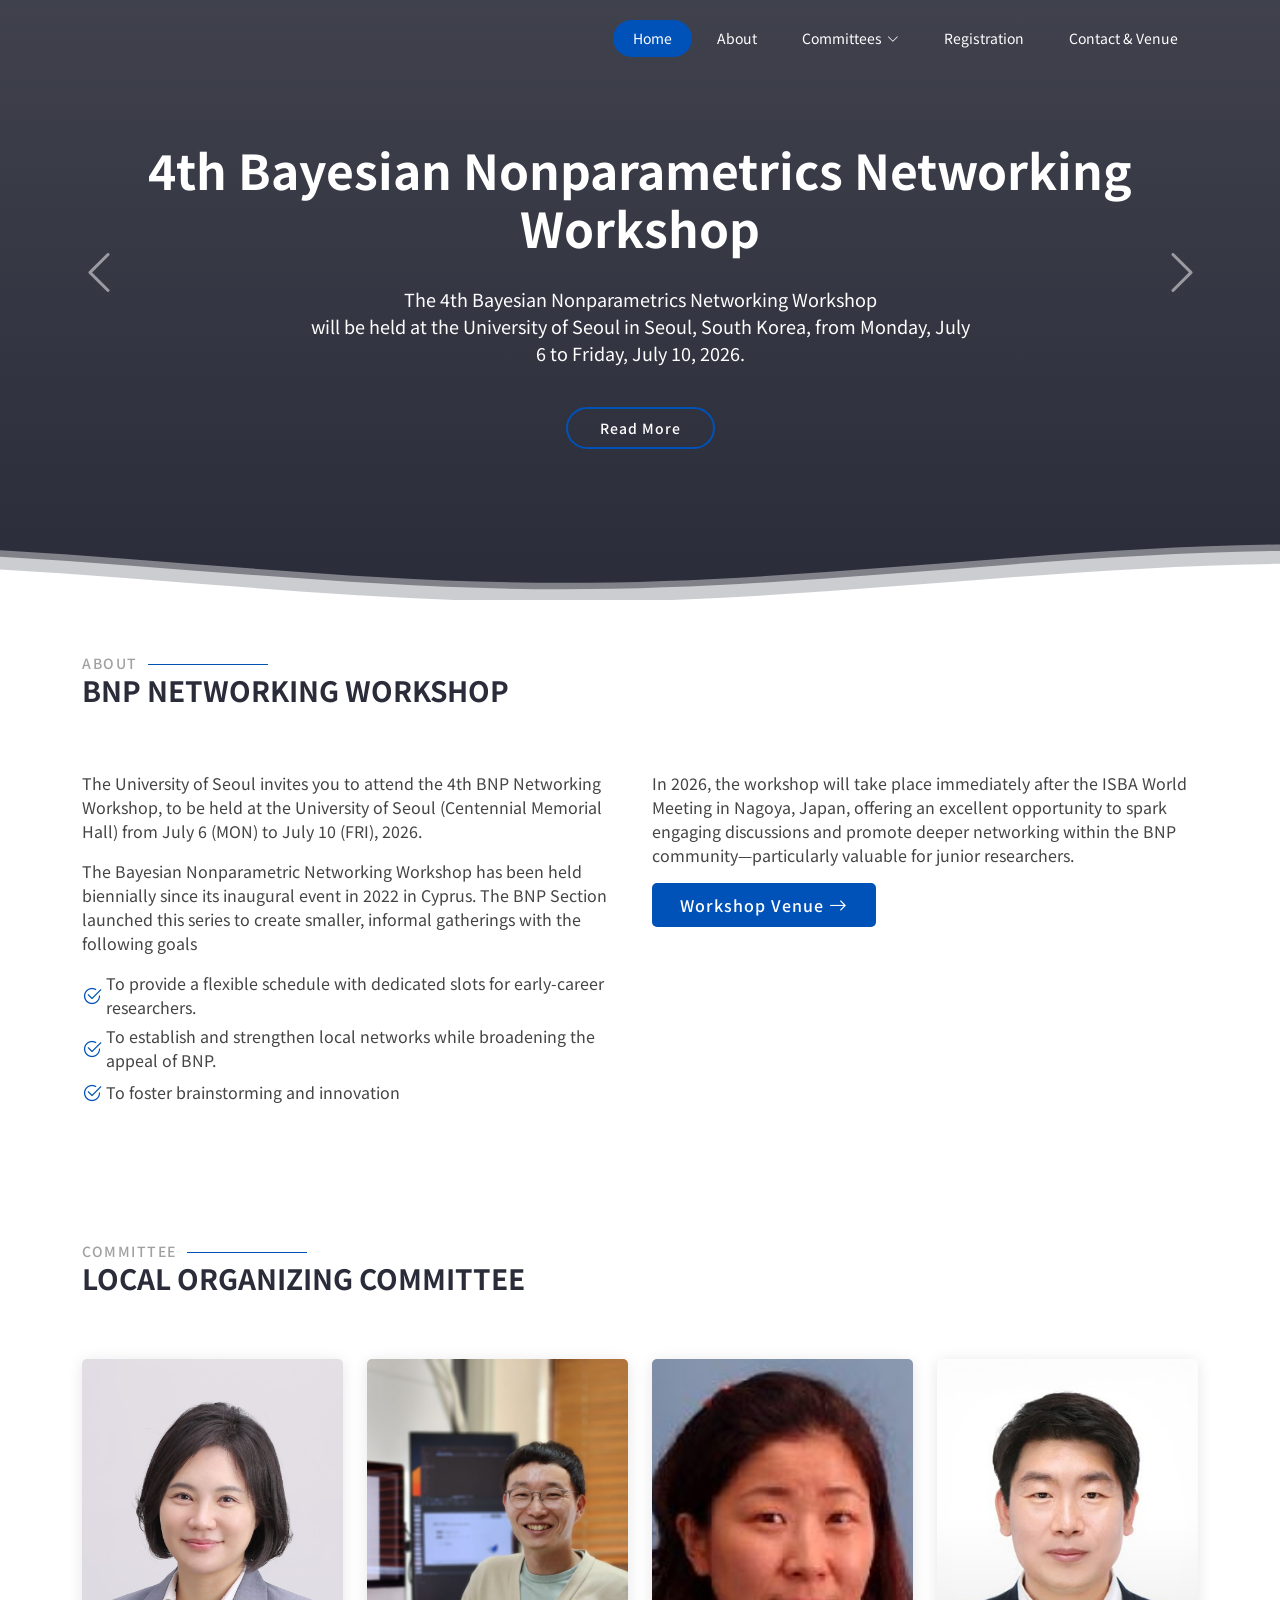
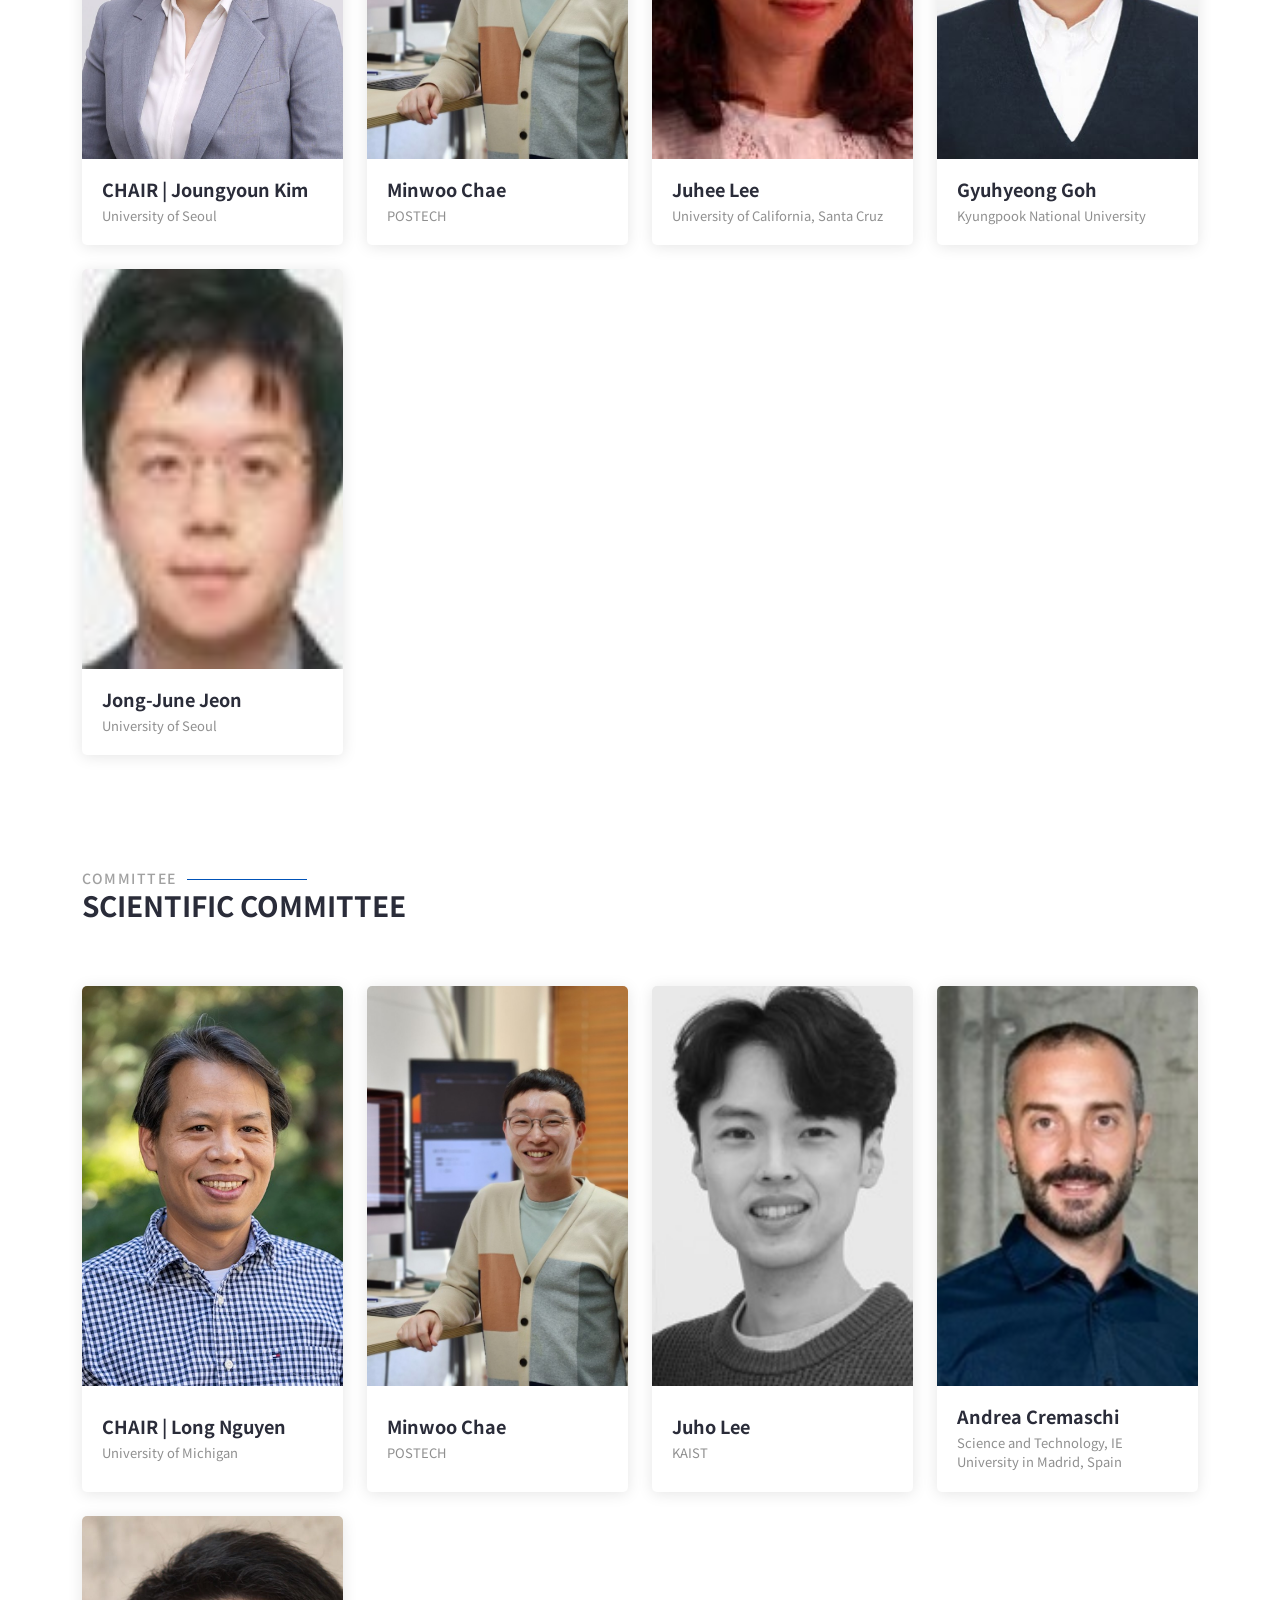
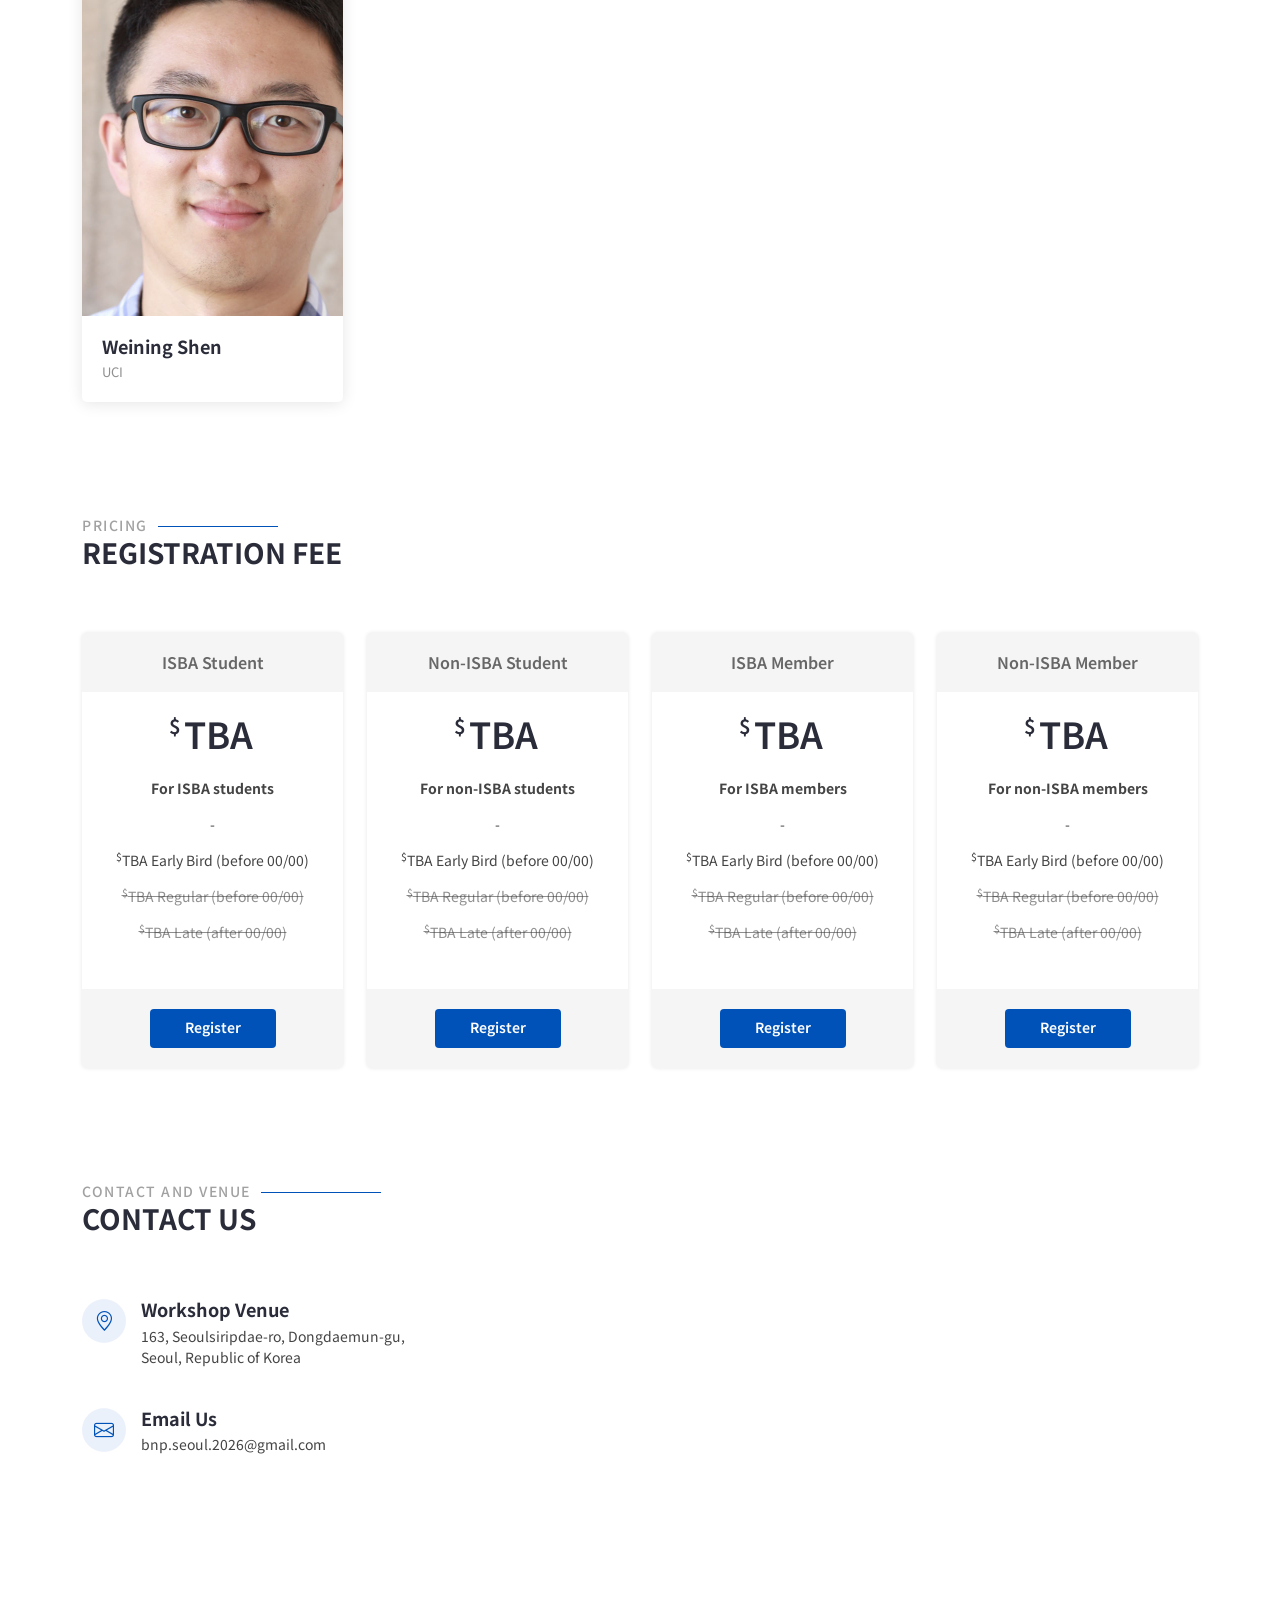
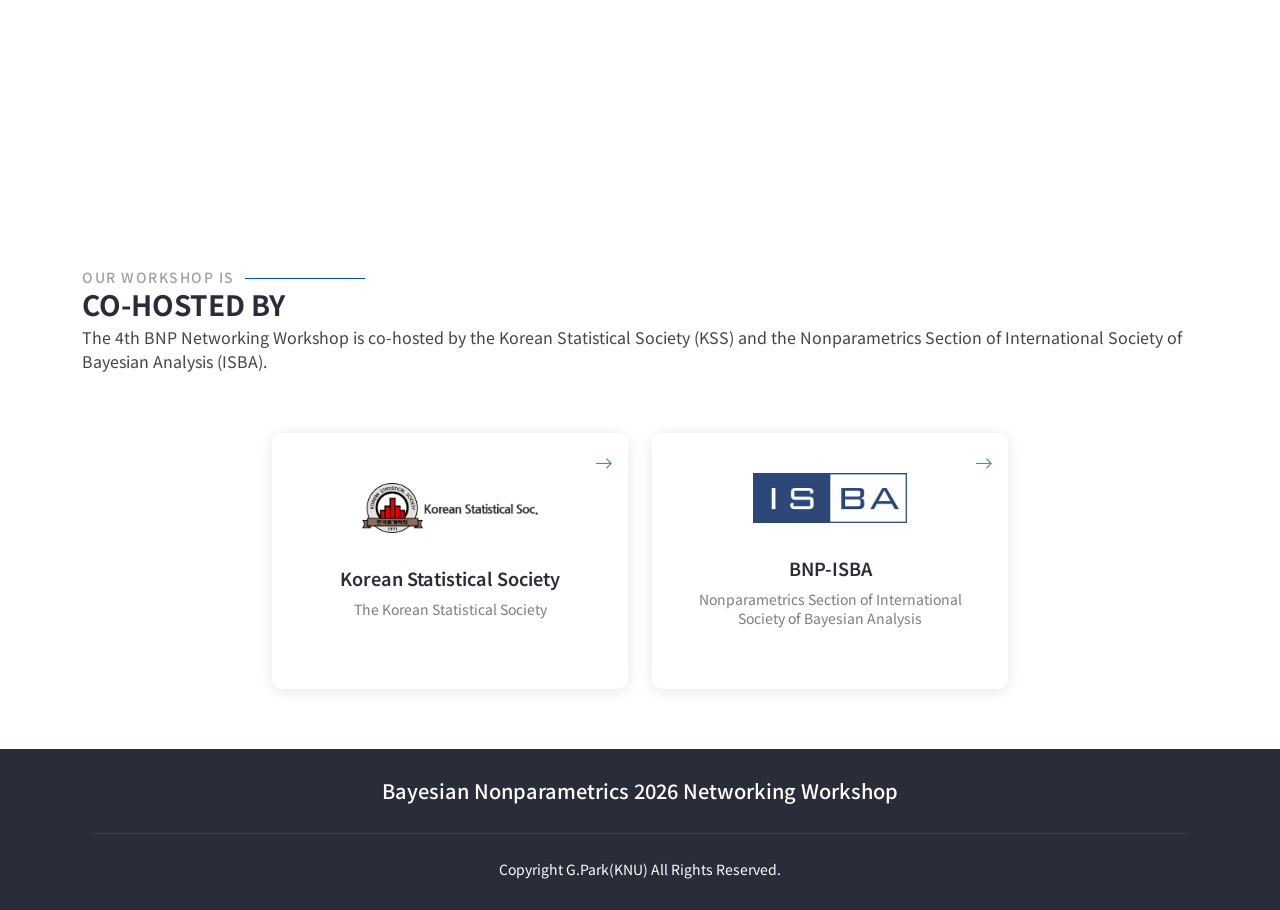
<file: index.html>
<!DOCTYPE html>
<html lang="en">

<head>
  <meta charset="utf-8">
  <meta content="width=device-width, initial-scale=1.0" name="viewport">
  <title>BNP 2026 Networking Workshop</title>

  <!-- Favicons -->
  <!-- 기본 favicon -->
  <link rel="icon" type="image/png" sizes="32x32" href="/assets/img/favicon-32x32.png">
  <link rel="icon" type="image/png" sizes="16x16" href="/assets/img/favicon-16x16.png">
  
  <!-- Apple 터치 아이콘 -->
  <link rel="apple-touch-icon" sizes="180x180" href="/assets/img/apple-touch-icon.png">


  <meta content="BNP 2026-4th Bayesian Nonparametrics Networking Workshop" name="description">
  <meta name="author" content="Gyeongmin Park">
  <meta property="og:description" content="BNP 2026-4th Bayesian Nonparametrics Networking Workshop">
  <meta property="og:locale" content="en_US">
  <meta property="og:title" content="BNP Networking 2026">
  <meta name="og:image:alt" content="BNP Networking 2026">
  <meta property="og:type" content="website">
  <meta name="twitter:card" content="summary">
  <meta name="twitter:title" content="BNP Networking 2026">
  <meta name="twitter:description" content="BNP 2026-4th Bayesian Nonparametrics Networking Workshop">
  <meta name="twitter:image" content="/assets/img/cover_main.png">
  <meta property="og:site_name" content="4th BNP Networking Workshop">
  <meta property="og:image" content="/assets/img/cover_main.png">
  <meta property="og:url" content="https://bnpnetworking2026.github.io">

  <!-- Fonts -->
  <link rel="preconnect" href="https://fonts.googleapis.com">
  <link rel="preconnect" href="https://fonts.gstatic.com" crossorigin>
  <!-- Noto Sans (Latin) + Noto Sans KR (Korean) -->
  <link href="https://fonts.googleapis.com/css2?family=Noto+Sans:wght@100;300;400;500;600;700;800;900&family=Noto+Sans+KR:wght@100;300;400;500;700;900&display=swap" rel="stylesheet">

  <!-- Vendor CSS Files -->
  <link href="assets/vendor/bootstrap/css/bootstrap.min.css" rel="stylesheet">
  <link href="assets/vendor/bootstrap-icons/bootstrap-icons.css" rel="stylesheet">
  <link href="assets/vendor/aos/aos.css" rel="stylesheet">
  <link href="assets/vendor/animate.css/animate.min.css" rel="stylesheet">
  <link href="assets/vendor/glightbox/css/glightbox.min.css" rel="stylesheet">
  <link href="assets/vendor/swiper/swiper-bundle.min.css" rel="stylesheet">

  <!-- Main CSS File -->
  <link href="assets/css/main.css" rel="stylesheet">
</head>

<body class="index-page">

  <header id="header" class="header d-flex align-items-center fixed-top">
    <div class="container-fluid container-xl position-relative d-flex align-items-center justify-content-between">

      <a href="index.html" class="logo d-flex align-items-center">
        <!-- Uncomment the line below if you also wish to use an image logo -->
        <!-- <img src="assets/img/logo.png" alt=""> -->
        <h1 class="sitename"></h1>
      </a>

      <nav id="navmenu" class="navmenu">
        <ul>
          <li><a href="#hero" class="active">Home</a></li>
          <li><a href="#about">About</a></li>
          <li class="dropdown"><a href="#organizing"><span>Committees</span> <i class="bi bi-chevron-down toggle-dropdown"></i></a>
                <ul>
                  <li><a href="#organizing">Organizing Committee</a></li>
                  <li><a href="#scientific">Scientific Committee</a></li>
                </ul>
              </li>
          <li><a href="#pricing">Registration</a></li>
          <li><a href="#contact">Contact & Venue</a></li>
        </ul>
        <i class="mobile-nav-toggle d-xl-none bi bi-list"></i>
      </nav>

    </div>
  </header>

  <main class="main">

    <!-- Hero Section -->
    <section id="hero" class="hero section dark-background">

      <div id="hero-carousel" data-bs-interval="5000" class="container carousel carousel-fade" data-bs-ride="carousel">

        <!-- Slide 1 -->
        <div class="carousel-item active">
          <div class="carousel-container">
            <h2 class="animate__animated animate__fadeInDown">4th Bayesian Nonparametrics Networking Workshop</h2>
            <p class="animate__animated animate__fadeInUp" style="font-size: large;">The 4th Bayesian Nonparametrics Networking Workshop<br> will be held at the University of Seoul in Seoul, South Korea, from Monday, July 6 to Friday, July 10, 2026.</p>
            <a href="#about" class="btn-get-started animate__animated animate__fadeInUp scrollto">Read More</a>
          </div>
        </div>

      

        <a class="carousel-control-prev" href="#hero-carousel" role="button" data-bs-slide="prev">
          <span class="carousel-control-prev-icon bi bi-chevron-left" aria-hidden="true"></span>
        </a>

        <a class="carousel-control-next" href="#hero-carousel" role="button" data-bs-slide="next">
          <span class="carousel-control-next-icon bi bi-chevron-right" aria-hidden="true"></span>
        </a>

      </div>

      <svg class="hero-waves" xmlns="http://www.w3.org/2000/svg" xmlns:xlink="http://www.w3.org/1999/xlink" viewBox="0 24 150 28 " preserveAspectRatio="none">
        <defs>
          <path id="wave-path" d="M-160 44c30 0 58-18 88-18s 58 18 88 18 58-18 88-18 58 18 88 18 v44h-352z"></path>
        </defs>
        <g class="wave1">
          <use xlink:href="#wave-path" x="50" y="3"></use>
        </g>
        <g class="wave2">
          <use xlink:href="#wave-path" x="50" y="0"></use>
        </g>
        <g class="wave3">
          <use xlink:href="#wave-path" x="50" y="9"></use>
        </g>
      </svg>

    </section><!-- /Hero Section -->

    <!-- About Section -->
    <section id="about" class="about section">

      <!-- Section Title -->
      <div class="container section-title" data-aos="fade-up">
        <h2>About</h2>
        <p>BNP Networking Workshop</p>
      </div><!-- End Section Title -->

      <div class="container">

        <div class="row gy-4">

          <div class="col-lg-6 content" data-aos="fade-up" data-aos-delay="100">
            <p>The University of Seoul invites you to attend the 4th BNP Networking Workshop, to be held at the University of Seoul (Centennial Memorial Hall) from July 6 (MON) to July 10 (FRI), 2026.</p>
            <p>
              The Bayesian Nonparametric Networking Workshop has been held biennially since its inaugural event in 2022 in Cyprus. The BNP Section launched this series to create smaller, informal gatherings with the following goals
            </p>
            <ul>
              <li><i class="bi bi-check2-circle"></i> <span>To provide a flexible schedule with dedicated slots for early-career researchers.</span></li>
              <li><i class="bi bi-check2-circle"></i> <span>To establish and strengthen local networks while broadening the appeal of BNP.</span></li>
              <li><i class="bi bi-check2-circle"></i> <span>To foster brainstorming and innovation</span></li>
            </ul>
          </div>

          <div class="col-lg-6" data-aos="fade-up" data-aos-delay="200">
            <p>In 2026, the workshop will take place immediately after the ISBA World Meeting in Nagoya, Japan, offering an excellent opportunity to spark engaging discussions and promote deeper networking within the BNP community—particularly valuable for junior researchers. </p>
            <a href="#contact" class="read-more"><span>Workshop Venue</span><i class="bi bi-arrow-right"></i></a>
          </div>

        </div>

      </div>

    </section><!-- /About Section -->

    <!-- Team Section -->
    <section id="organizing" class="team section">

      <!-- Section Title -->
      <div class="container section-title" data-aos="fade-up">
        <h2>Committee</h2>
        <p>Local Organizing Committee</p>
      </div><!-- End Section Title -->

      <div class="container">

        <div class="row gy-4">

          <div class="col-lg-3 col-md-6 d-flex align-items-stretch" data-aos="fade-up" data-aos-delay="100">
            <div class="team-member" style="width: 100%; display: flex; flex-direction: column;">
              <div class="member-img" style="height: 400px; overflow: hidden; flex-shrink: 0;">
                <img src="assets/img/team/joungyoun-kim.jpg" alt="" style="width: 100%; height: 100%; object-fit: cover; object-position: center;">
              </div>
              <div class="member-info" style="flex: 1; display: flex; flex-direction: column; justify-content: center; padding: 20px;">
                <h4>CHAIR | Joungyoun Kim</h4>
                <span>University of Seoul</span>
              </div>
            </div>
          </div><!-- End Team Member -->

          <div class="col-lg-3 col-md-6 d-flex align-items-stretch" data-aos="fade-up" data-aos-delay="200">
            <div class="team-member" style="width: 100%; display: flex; flex-direction: column;">
              <div class="member-img" style="height: 400px; overflow: hidden; flex-shrink: 0;">
                <img src="assets/img/team/minwoo-chae.jpg" alt="" style="width: 100%; height: 100%; object-fit: cover; object-position: center;">
              </div>
              <div class="member-info" style="flex: 1; display: flex; flex-direction: column; justify-content: center; padding: 20px;">
                <h4>Minwoo Chae</h4>
                <span>POSTECH</span>
              </div>
            </div>
          </div><!-- End Team Member -->
          
          <div class="col-lg-3 col-md-6 d-flex align-items-stretch" data-aos="fade-up" data-aos-delay="400">
            <div class="team-member" style="width: 100%; display: flex; flex-direction: column;">
              <div class="member-img" style="height: 400px; overflow: hidden; flex-shrink: 0;">
                <img src="assets/img/team/juhee-lee.jpg" alt="" style="width: 100%; height: 100%; object-fit: cover; object-position: center;">
              </div>
              <div class="member-info" style="flex: 1; display: flex; flex-direction: column; justify-content: center; padding: 20px;">
                <h4>Juhee Lee</h4>
                <span>University of California, Santa Cruz</span>
              </div>
            </div>
          </div><!-- End Team Member -->

          <div class="col-lg-3 col-md-6 d-flex align-items-stretch" data-aos="fade-up" data-aos-delay="300">
            <div class="team-member" style="width: 100%; display: flex; flex-direction: column;">
              <div class="member-img" style="height: 400px; overflow: hidden; flex-shrink: 0;">
                <img src="assets/img/team/gyuhyeong-goh.jpg" alt="" style="width: 100%; height: 100%; object-fit: cover; object-position: center;">
              </div>
              <div class="member-info" style="flex: 1; display: flex; flex-direction: column; justify-content: center; padding: 20px;">
                <h4>Gyuhyeong Goh</h4>
                <span>Kyungpook National University</span>
              </div>
            </div>
          </div><!-- End Team Member -->

          <div class="col-lg-3 col-md-6 d-flex align-items-stretch" data-aos="fade-up" data-aos-delay="300">
            <div class="team-member" style="width: 100%; display: flex; flex-direction: column;">
              <div class="member-img" style="height: 400px; overflow: hidden; flex-shrink: 0;">
                <img src="assets/img/team/jong-june-jeon.jpg" alt="" style="width: 100%; height: 100%; object-fit: cover; object-position: center;">
              </div>
              <div class="member-info" style="flex: 1; display: flex; flex-direction: column; justify-content: center; padding: 20px;">
                <h4>Jong-June Jeon</h4>
                <span>University of Seoul</span>
              </div>
            </div>
          </div><!-- End Team Member -->
        </div>

      </div>

    </section><!-- /Team Section -->

    <!-- Team Section -->
    <section id="scientific" class="team section">

      <!-- Section Title -->
      <div class="container section-title" data-aos="fade-up">
        <h2>Committee</h2>
        <p>Scientific Committee</p>
      </div><!-- End Section Title -->

      <div class="container">

        <div class="row gy-4">

          <div class="col-lg-3 col-md-6 d-flex align-items-stretch" data-aos="fade-up" data-aos-delay="100">
            <div class="team-member" style="width: 100%; display: flex; flex-direction: column;">
              <div class="member-img" style="height: 400px; overflow: hidden; flex-shrink: 0;">
                <img src="assets/img/team/long-nguyen.jpg" alt="" style="width: 100%; height: 100%; object-fit: cover; object-position: center;">
              </div>
              <div class="member-info" style="flex: 1; display: flex; flex-direction: column; justify-content: center; padding: 20px;">
                <h4>CHAIR | Long Nguyen</h4>
                <span>University of Michigan</span>
              </div>
            </div>
          </div><!-- End Team Member -->

          <div class="col-lg-3 col-md-6 d-flex align-items-stretch" data-aos="fade-up" data-aos-delay="200">
            <div class="team-member" style="width: 100%; display: flex; flex-direction: column;">
              <div class="member-img" style="height: 400px; overflow: hidden; flex-shrink: 0;">
                <img src="assets/img/team/minwoo-chae.jpg" alt="" style="width: 100%; height: 100%; object-fit: cover; object-position: center;">
              </div>
              <div class="member-info" style="flex: 1; display: flex; flex-direction: column; justify-content: center; padding: 20px;">
                <h4>Minwoo Chae</h4>
                <span>POSTECH</span>
              </div>
            </div>
          </div><!-- End Team Member -->

          <div class="col-lg-3 col-md-6 d-flex align-items-stretch" data-aos="fade-up" data-aos-delay="300">
            <div class="team-member" style="width: 100%; display: flex; flex-direction: column;">
              <div class="member-img" style="height: 400px; overflow: hidden; flex-shrink: 0;">
                <img src="assets/img/team/juho-lee.jpg" alt="" style="width: 100%; height: 100%; object-fit: cover; object-position: center;">
              </div>
              <div class="member-info" style="flex: 1; display: flex; flex-direction: column; justify-content: center; padding: 20px;">
                <h4>Juho Lee</h4>
                <span>KAIST</span>
              </div>
            </div>
          </div><!-- End Team Member -->

          <div class="col-lg-3 col-md-6 d-flex align-items-stretch" data-aos="fade-up" data-aos-delay="300">
            <div class="team-member" style="width: 100%; display: flex; flex-direction: column;">
              <div class="member-img" style="height: 400px; overflow: hidden; flex-shrink: 0;">
                <img src="assets/img/team/andrea-cremaschi.jpg" alt="" style="width: 100%; height: 100%; object-fit: cover; object-position: center;">
              </div>
              <div class="member-info" style="flex: 1; display: flex; flex-direction: column; justify-content: center; padding: 20px;">
                <h4>Andrea Cremaschi</h4>
                <span>Science and Technology, IE University in Madrid, Spain</span>
              </div>
            </div>
          </div><!-- End Team Member -->

          <div class="col-lg-3 col-md-6 d-flex align-items-stretch" data-aos="fade-up" data-aos-delay="400">
            <div class="team-member" style="width: 100%; display: flex; flex-direction: column;">
              <div class="member-img" style="height: 400px; overflow: hidden; flex-shrink: 0;">
                <img src="assets/img/team/weining-shen.jpg" alt="" style="width: 100%; height: 100%; object-fit: cover; object-position: center;">
              </div>
              <div class="member-info" style="flex: 1; display: flex; flex-direction: column; justify-content: center; padding: 20px;">
                <h4>Weining Shen</h4>
                <span>UCI</span>
              </div>
            </div>
          </div><!-- End Team Member -->
        </div>

      </div>

    </section><!-- /Team Section -->


    <!-- Pricing Section -->
    <section id="pricing" class="pricing section">

      <!-- Section Title -->
      <div class="container section-title" data-aos="fade-up">
        <h2>Pricing</h2>
        <p>Registration Fee</p>
      </div><!-- End Section Title -->

      <div class="container">

        <div class="row gy-3">

          <div class="col-xl-3 col-lg-6" data-aos="fade-up" data-aos-delay="100">
            <div class="pricing-item">
              <h3>ISBA Student</h3>
              <h4><sup>$</sup>TBA</h4>
              <ul>
                <li><strong>For ISBA students</strong></li>
                <li>-</li>
                <li><sup>$</sup>TBA Early Bird (before 00/00)</li>
                <li class="na"><sup>$</sup>TBA Regular (before 00/00)</li>
                <li class="na"><sup>$</sup>TBA Late (after 00/00)</li>
              </ul>
              <div class="btn-wrap">
                <a href="#" class="btn-buy">Register</a>
              </div>
            </div>
          </div><!-- End Pricing Item -->

          <div class="col-xl-3 col-lg-6" data-aos="fade-up" data-aos-delay="200">
            <div class="pricing-item">
              <h3>Non-ISBA Student</h3>
              <h4><sup>$</sup>TBA</h4>
              <ul>
                <li><strong>For non-ISBA students</strong></li>
                <li>-</li>
                <li><sup>$</sup>TBA Early Bird (before 00/00)</li>
                <li class="na"><sup>$</sup>TBA Regular (before 00/00)</li>
                <li class="na"><sup>$</sup>TBA Late (after 00/00)</li>
              </ul>
              <div class="btn-wrap">
                <a href="#" class="btn-buy">Register</a>
              </div>
            </div>
          </div><!-- End Pricing Item -->

          <div class="col-xl-3 col-lg-6" data-aos="fade-up" data-aos-delay="400">
            <div class="pricing-item">
              <h3>ISBA Member</h3>
              <h4><sup>$</sup>TBA</h4>
              <ul>
                <li><strong>For ISBA members</strong></li>
                <li>-</li>
                <li><sup>$</sup>TBA Early Bird (before 00/00)</li>
                <li class="na"><sup>$</sup>TBA Regular (before 00/00)</li>
                <li class="na"><sup>$</sup>TBA Late (after 00/00)</li>
              </ul>
              <div class="btn-wrap">
                <a href="#" class="btn-buy">Register</a>
              </div>
            </div>
          </div><!-- End Pricing Item -->

          <div class="col-xl-3 col-lg-6" data-aos="fade-up" data-aos-delay="400">
            <div class="pricing-item">
              <h3>Non-ISBA Member</h3>
              <h4><sup>$</sup>TBA</h4>
              <ul>
                <li><strong>For non-ISBA members</strong></li>
                <li>-</li>
                <li><sup>$</sup>TBA Early Bird (before 00/00)</li>
                <li class="na"><sup>$</sup>TBA Regular (before 00/00)</li>
                <li class="na"><sup>$</sup>TBA Late (after 00/00)</li>
              </ul>
              <div class="btn-wrap">
                <a href="#" class="btn-buy">Register</a>
              </div>
            </div>
          </div><!-- End Pricing Item -->

        </div>

      </div>

    </section><!-- /Pricing Section -->

    <!-- Contact Section -->
    <section id="contact" class="contact section">

      <!-- Section Title -->
      <div class="container section-title" data-aos="fade-up">
        <h2>Contact and Venue</h2>
        <p>Contact Us</p>
      </div><!-- End Section Title -->

      <div class="container" data-aos="fade" data-aos-delay="100">

        <div class="row gy-4">

          <div class="col-lg-4">
            <div class="info-item d-flex" data-aos="fade-up" data-aos-delay="200">
              <i class="bi bi-geo-alt flex-shrink-0"></i>
              <div>
                <h3>Workshop Venue</h3>
                <p>163, Seoulsiripdae-ro, Dongdaemun-gu, Seoul, Republic of Korea</p>
              </div>
            </div><!-- End Info Item -->

            <div class="info-item d-flex" data-aos="fade-up" data-aos-delay="400">
              <i class="bi bi-envelope flex-shrink-0"></i>
              <div>
                <h3>Email Us</h3>
                <p>bnp.seoul.2026@gmail.com</p>
              </div>
            </div><!-- End Info Item -->

          </div>

          <div class="col-lg-8">
<iframe src="https://www.google.com/maps/embed?pb=!1m18!1m12!1m3!1d6323.767815295463!2d127.04711830103302!3d37.58135130346861!2m3!1f0!2f0!3f0!3m2!1i1024!2i768!4f13.1!3m3!1m2!1s0x357cbbefda90e80b%3A0x3499cc07d2b4d6f3!2sUOS%20The%20Centennial%20Memorial%20Hall!5e0!3m2!1sen!2skr!4v1756088450716!5m2!1sen!2skr" width="100%" height="450" style="border:0;" allowfullscreen="" loading="lazy" referrerpolicy="no-referrer-when-downgrade"></iframe>          </div><!-- End Contact Form -->

        </div>

      </div>

    </section><!-- /Contact Section -->

    <!-- Sponsors Section -->
    <section id="sponsors" class="sponsors section">

      <!-- Section Title -->
      <div class="container section-title" data-aos="fade-up">
        <h2>Our Workshop is</h2>
        <p>Co-hosted by</p>
        <span>The 4th BNP Networking Workshop is co-hosted by the Korean Statistical Society (KSS) and the Nonparametrics Section of International Society of Bayesian Analysis (ISBA).</span>
      </div><!-- End Section Title -->

      <div class="container">

        <div class="row gy-4 justify-content-center">

          <div class="col-lg-4 col-md-6 d-flex align-items-center justify-content-center" data-aos="fade-up" data-aos-delay="100">
            <div class="sponsor-item">
              <img src="assets/img/sponsors/kss-logo.png" alt="Korean Statistical Society" class="sponsor-logo">
              <h4>Korean Statistical Society</h4>
              <p>The Korean Statistical Society</p>
              <a href="https://eng.kss.or.kr" target="_blank" class="sponsor-link">
                <i class="bi bi-arrow-right"></i>
              </a>
            </div>
          </div><!-- End Sponsor Item -->

          <div class="col-lg-4 col-md-6 d-flex align-items-center justify-content-center" data-aos="fade-up" data-aos-delay="200">
            <div class="sponsor-item">
              <img src="assets/img/sponsors/bnp-isba-logo.png" alt="BNP-ISBA" class="sponsor-logo">
              <h4>BNP-ISBA</h4>
              <p>Nonparametrics Section of International Society of Bayesian Analysis</p>
              <a href="https://bnp-isba.github.io" target="_blank" class="sponsor-link">
                <i class="bi bi-arrow-right"></i>
              </a>
            </div>
          </div><!-- End Sponsor Item -->

          <!-- 추가 스폰서가 있을 경우를 위한 예시 -->
          <!-- 
          <div class="col-lg-4 col-md-6 d-flex align-items-center justify-content-center" data-aos="fade-up" data-aos-delay="300">
            <div class="sponsor-item">
              <img src="assets/img/sponsors/sponsor3-logo.png" alt="Sponsor 3" class="sponsor-logo">
              <h4>Sponsor Name</h4>
              <p>Sponsor Description</p>
              <a href="https://sponsor-website.com" target="_blank" class="sponsor-link">
                <i class="bi bi-arrow-right"></i>
              </a>
            </div>
          </div>
          -->

        </div>

      </div>

    </section><!-- /Sponsors Section -->


  </main>

  <footer id="footer" class="footer dark-background">
    <div class="container">
      <h5 class="sitename">Bayesian Nonparametrics 2026 Networking Workshop</h5>
      <p></p>
      <div class="container">
        <div class="copyright">
          <span>Copyright G.Park(KNU) All Rights Reserved</span>.
        </div>
      </div>
    </div>
  </footer>

  <!-- Scroll Top -->
  <a href="#" id="scroll-top" class="scroll-top d-flex align-items-center justify-content-center"><i class="bi bi-arrow-up-short"></i></a>

  <!-- Preloader -->
  <div id="preloader"></div>

  <!-- Vendor JS Files -->
  <script src="assets/vendor/bootstrap/js/bootstrap.bundle.min.js"></script>
  <script src="assets/vendor/php-email-form/validate.js"></script>
  <script src="assets/vendor/aos/aos.js"></script>
  <script src="assets/vendor/glightbox/js/glightbox.min.js"></script>
  <script src="assets/vendor/imagesloaded/imagesloaded.pkgd.min.js"></script>
  <script src="assets/vendor/isotope-layout/isotope.pkgd.min.js"></script>
  <script src="assets/vendor/swiper/swiper-bundle.min.js"></script>

  <!-- Main JS File -->
  <script src="assets/js/main.js"></script>

</body>

</html>
</file>
<file: assets/css/main.css>
/**
* Template Name: Selecao
* Template URL: https://bootstrapmade.com/selecao-bootstrap-template/
* Updated: Aug 07 2024 with Bootstrap v5.3.3
* Author: BootstrapMade.com
* License: https://bootstrapmade.com/license/
*/

/*--------------------------------------------------------------
# Font & Color Variables
# Help: https://bootstrapmade.com/color-system/
--------------------------------------------------------------*/
/* Fonts */
/* Noto Sans (Korean) 적용 */
@import url("https://fonts.googleapis.com/css2?family=Noto+Sans+KR:wght@400;500;600;700&display=swap");

:root {
  --default-font: "Noto Sans KR", "Noto Sans", system-ui, -apple-system, "Segoe UI", "Helvetica Neue", Arial, sans-serif;
  --heading-font: "Noto Sans KR", "Noto Sans", sans-serif;
  --nav-font: "Noto Sans KR", "Noto Sans", sans-serif;
}

/* Global Colors - The following color variables are used throughout the website. Updating them here will change the color scheme of the entire website */
:root { 
  --background-color: #ffffff; /* Background color for the entire website, including individual sections */
  --default-color: #444444; /* Default color used for the majority of the text content across the entire website */
  --heading-color: #2a2c39; /* Color for headings, subheadings and title throughout the website */
  --accent-color: #0052B8; /* Accent color that represents your brand on the website. It's used for buttons, links, and other elements that need to stand out */
  --surface-color: #ffffff; /* The surface color is used as a background of boxed elements within sections, such as cards, icon boxes, or other elements that require a visual separation from the global background. */
  --contrast-color: #ffffff; /* Contrast color for text, ensuring readability against backgrounds of accent, heading, or default colors. */
}

/* Nav Menu Colors - The following color variables are used specifically for the navigation menu. They are separate from the global colors to allow for more customization options */
:root {
  --nav-color: #ffffff;  /* The default color of the main navmenu links */
  --nav-hover-color: #0052B8; /* Applied to main navmenu links when they are hovered over or active */
  --nav-mobile-background-color: #ffffff; /* Used as the background color for mobile navigation menu */
  --nav-dropdown-background-color: #ffffff; /* Used as the background color for dropdown items that appear when hovering over primary navigation items */
  --nav-dropdown-color: #060606; /* Used for navigation links of the dropdown items in the navigation menu. */
  --nav-dropdown-hover-color: #0052B8; /* Similar to --nav-hover-color, this color is applied to dropdown navigation links when they are hovered over. */
}

/* Color Presets - These classes override global colors when applied to any section or element, providing reuse of the sam color scheme. */

.light-background {
  --background-color: #f9f9f9;
  --surface-color: #ffffff;
}

.dark-background {
  --background-color: #2a2c39;
  --default-color: #ffffff;
  --heading-color: #ffffff;
  --surface-color: #404356;
  --contrast-color: #ffffff;
}

/* Smooth scroll */
:root {
  scroll-behavior: smooth;
}

/*--------------------------------------------------------------
# General Styling & Shared Classes
--------------------------------------------------------------*/
body {
  color: var(--default-color);
  background-color: var(--background-color);
  font-family: var(--default-font);
}

a {
  color: var(--accent-color);
  text-decoration: none;
  transition: 0.3s;
}

a:hover {
  color: color-mix(in srgb, var(--accent-color), transparent 25%);
  text-decoration: none;
}

h1,
h2,
h3,
h4,
h5,
h6 {
  color: var(--heading-color);
  font-family: var(--heading-font);
}

/* PHP Email Form Messages
------------------------------*/
.php-email-form .error-message {
  display: none;
  background: #df1529;
  color: #ffffff;
  text-align: left;
  padding: 15px;
  margin-bottom: 24px;
  font-weight: 600;
}

.php-email-form .sent-message {
  display: none;
  color: #ffffff;
  background: #059652;
  text-align: center;
  padding: 15px;
  margin-bottom: 24px;
  font-weight: 600;
}

.php-email-form .loading {
  display: none;
  background: var(--surface-color);
  text-align: center;
  padding: 15px;
  margin-bottom: 24px;
}

.php-email-form .loading:before {
  content: "";
  display: inline-block;
  border-radius: 50%;
  width: 24px;
  height: 24px;
  margin: 0 10px -6px 0;
  border: 3px solid var(--accent-color);
  border-top-color: var(--surface-color);
  animation: php-email-form-loading 1s linear infinite;
}

@keyframes php-email-form-loading {
  0% {
    transform: rotate(0deg);
  }

  100% {
    transform: rotate(360deg);
  }
}

/*--------------------------------------------------------------
# Global Header
--------------------------------------------------------------*/
.header {
  --background-color: rgba(255, 255, 255, 0);
  --heading-color: #ffffff;
  color: var(--default-color);
  background-color: var(--background-color);
  padding: 20px 0;
  transition: all 0.5s;
  z-index: 997;
}

.header .logo {
  line-height: 1;
}

.header .logo img {
  max-height: 32px;
  margin-right: 8px;
}

.header .logo h1 {
  font-size: 30px;
  margin: 0;
  font-weight: 700;
  color: var(--heading-color);
}

.scrolled .header {
  box-shadow: 0px 0 18px rgba(0, 0, 0, 0.1);
}

/* Global Header on Scroll
------------------------------*/
.scrolled .header {
  --background-color: rgba(42, 44, 57, 0.9);
}

/*--------------------------------------------------------------
# Navigation Menu
--------------------------------------------------------------*/
/* Navmenu - Desktop */
@media (min-width: 1200px) {
  .navmenu {
    padding: 0;
  }

  .navmenu ul {
    margin: 0;
    padding: 0;
    display: flex;
    list-style: none;
    align-items: center;
  }

  .navmenu li {
    position: relative;
    margin-left: 5px;
  }

  .navmenu a,
  .navmenu a:focus {
    color: var(--nav-color);
    padding: 8px 20px;
    font-size: 14px;
    font-family: var(--nav-font);
    font-weight: 400;
    display: flex;
    align-items: center;
    justify-content: space-between;
    white-space: nowrap;
    transition: 0.3s;
    border-radius: 50px;
  }

  .navmenu a i,
  .navmenu a:focus i {
    font-size: 12px;
    line-height: 0;
    margin-left: 5px;
    transition: 0.3s;
  }

  .navmenu li:hover>a,
  .navmenu .active,
  .navmenu .active:focus {
    background-color: var(--nav-hover-color);
  }

  .navmenu .dropdown ul {
    margin: 0;
    padding: 10px 0;
    background: var(--nav-dropdown-background-color);
    display: block;
    position: absolute;
    visibility: hidden;
    left: 0;
    top: 130%;
    opacity: 0;
    transition: 0.3s;
    border-radius: 15px;
    z-index: 99;
    box-shadow: 0px 0px 30px rgba(0, 0, 0, 0.1);
  }

  .navmenu .dropdown ul li {
    min-width: 200px;
    margin-left: 0;
  }

  .navmenu .dropdown ul a {
    padding: 10px 20px;
    font-size: 15px;
    text-transform: none;
    color: var(--nav-dropdown-color);
  }

  .navmenu .dropdown ul a i {
    font-size: 12px;
  }

  .navmenu .dropdown ul a:hover,
  .navmenu .dropdown ul .active:hover,
  .navmenu .dropdown ul li:hover>a {
    background-color: transparent;
    color: var(--nav-hover-color);
  }

  .navmenu .dropdown:hover>ul {
    opacity: 1;
    top: 105%;
    visibility: visible;
  }

  .navmenu .dropdown .dropdown ul {
    top: 0;
    left: -90%;
    visibility: hidden;
  }

  .navmenu .dropdown .dropdown:hover>ul {
    opacity: 1;
    top: 0;
    left: -100%;
    visibility: visible;
  }
}

/* Navmenu - Mobile */
@media (max-width: 1199px) {
  .mobile-nav-toggle {
    color: var(--nav-color);
    font-size: 28px;
    line-height: 0;
    margin-right: 10px;
    cursor: pointer;
    transition: color 0.3s;
  }

  .navmenu {
    padding: 0;
    z-index: 9997;
  }

  .navmenu ul {
    display: none;
    list-style: none;
    position: absolute;
    inset: 60px 20px 20px 20px;
    padding: 10px 0;
    margin: 0;
    border-radius: 6px;
    background-color: var(--nav-mobile-background-color);
    overflow-y: auto;
    transition: 0.3s;
    z-index: 9998;
    box-shadow: 0px 0px 30px rgba(0, 0, 0, 0.1);
  }

  .navmenu a,
  .navmenu a:focus {
    color: var(--nav-dropdown-color);
    padding: 10px 20px;
    font-family: var(--nav-font);
    font-size: 17px;
    font-weight: 500;
    display: flex;
    align-items: center;
    justify-content: space-between;
    white-space: nowrap;
    transition: 0.3s;
  }

  .navmenu a i,
  .navmenu a:focus i {
    font-size: 12px;
    line-height: 0;
    margin-left: 5px;
    width: 30px;
    height: 30px;
    display: flex;
    align-items: center;
    justify-content: center;
    border-radius: 50%;
    transition: 0.3s;
    background-color: color-mix(in srgb, var(--accent-color), transparent 90%);
  }

  .navmenu a i:hover,
  .navmenu a:focus i:hover {
    background-color: var(--accent-color);
    color: var(--contrast-color);
  }

  .navmenu a:hover,
  .navmenu .active,
  .navmenu .active:focus {
    color: var(--nav-dropdown-hover-color);
  }

  .navmenu .active i,
  .navmenu .active:focus i {
    background-color: var(--accent-color);
    color: var(--contrast-color);
    transform: rotate(180deg);
  }

  .navmenu .dropdown ul {
    position: static;
    display: none;
    z-index: 99;
    padding: 10px 0;
    margin: 10px 20px;
    background-color: var(--nav-dropdown-background-color);
    border: 1px solid color-mix(in srgb, var(--default-color), transparent 90%);
    box-shadow: none;
    transition: all 0.5s ease-in-out;
  }

  .navmenu .dropdown ul ul {
    background-color: rgba(33, 37, 41, 0.1);
  }

  .navmenu .dropdown>.dropdown-active {
    display: block;
    background-color: rgba(33, 37, 41, 0.03);
  }

  .mobile-nav-active {
    overflow: hidden;
  }

  .mobile-nav-active .mobile-nav-toggle {
    color: #fff;
    position: absolute;
    font-size: 32px;
    top: 15px;
    right: 15px;
    margin-right: 0;
    z-index: 9999;
  }

  .mobile-nav-active .navmenu {
    position: fixed;
    overflow: hidden;
    inset: 0;
    background: rgba(33, 37, 41, 0.8);
    transition: 0.3s;
  }

  .mobile-nav-active .navmenu>ul {
    display: block;
  }
}

/*--------------------------------------------------------------
# Global Footer
--------------------------------------------------------------*/
.footer {
  color: var(--default-color);
  background-color: var(--background-color);
  font-size: 14px;
  text-align: center;
  padding: 30px 0;
  position: relative;
}

.footer h3 {
  font-size: 36px;
  font-weight: 700;
  position: relative;
  padding: 0;
  margin: 0 0 15px 0;
}

.footer p {
  font-size: 15;
  font-style: italic;
  padding: 0;
  margin: 0 0 30px 0;
}

.footer .social-links {
  margin: 0 0 30px 0;
}

.footer .social-links a {
  font-size: 16px;
  display: flex;
  align-items: center;
  justify-content: center;
  background: var(--accent-color);
  color: var(--contrast-color);
  line-height: 1;
  margin: 0 4px;
  border-radius: 50%;
  text-align: center;
  width: 36px;
  height: 36px;
  transition: 0.3s;
}

.footer .social-links a:hover {
  background: color-mix(in srgb, var(--accent-color), transparent 20%);
  text-decoration: none;
}

.footer .copyright {
  padding-top: 25px;
  border-top: 1px solid color-mix(in srgb, var(--default-color), transparent 90%);
}

.footer .credits {
  font-size: 13px;
  padding-top: 5px;
}

/*--------------------------------------------------------------
# Preloader
--------------------------------------------------------------*/
#preloader {
  position: fixed;
  inset: 0;
  z-index: 9999;
  overflow: hidden;
  background-color: var(--background-color);
  transition: all 0.6s ease-out;
  width: 100%;
  height: 100vh;
}

#preloader:before,
#preloader:after {
  content: "";
  position: absolute;
  border: 4px solid var(--accent-color);
  border-radius: 50%;
  animation: animate-preloader 2s cubic-bezier(0, 0.2, 0.8, 1) infinite;
}

#preloader:after {
  animation-delay: -0.5s;
}

@keyframes animate-preloader {
  0% {
    width: 10px;
    height: 10px;
    top: calc(50% - 5px);
    left: calc(50% - 5px);
    opacity: 1;
  }

  100% {
    width: 72px;
    height: 72px;
    top: calc(50% - 36px);
    left: calc(50% - 36px);
    opacity: 0;
  }
}

/*--------------------------------------------------------------
# Scroll Top Button
--------------------------------------------------------------*/
.scroll-top {
  position: fixed;
  visibility: hidden;
  opacity: 0;
  right: 15px;
  bottom: -15px;
  z-index: 99999;
  background-color: var(--accent-color);
  width: 44px;
  height: 44px;
  border-radius: 50px;
  transition: all 0.4s;
}

.scroll-top i {
  font-size: 24px;
  color: var(--contrast-color);
  line-height: 0;
}

.scroll-top:hover {
  background-color: color-mix(in srgb, var(--accent-color), transparent 20%);
  color: var(--contrast-color);
}

.scroll-top.active {
  visibility: visible;
  opacity: 1;
  bottom: 15px;
}

/*--------------------------------------------------------------
# Disable aos animation delay on mobile devices
--------------------------------------------------------------*/
@media screen and (max-width: 768px) {
  [data-aos-delay] {
    transition-delay: 0 !important;
  }
}

/*--------------------------------------------------------------
# Global Page Titles & Breadcrumbs
--------------------------------------------------------------*/
.page-title {
  color: var(--default-color);
  background-color: var(--background-color);
  background-size: cover;
  background-position: center;
  background-repeat: no-repeat;
  padding: 160px 0 80px 0;
  text-align: center;
  position: relative;
}

.page-title:before {
  content: "";
  background-color: color-mix(in srgb, var(--background-color), transparent 50%);
  position: absolute;
  inset: 0;
}

.page-title h1 {
  font-size: 42px;
  font-weight: 700;
  margin-bottom: 10px;
}

.page-title .breadcrumbs ol {
  display: flex;
  flex-wrap: wrap;
  list-style: none;
  justify-content: center;
  padding: 0;
  margin: 0;
  font-size: 16px;
  font-weight: 400;
}

.page-title .breadcrumbs ol li+li {
  padding-left: 10px;
}

.page-title .breadcrumbs ol li+li::before {
  content: "/";
  display: inline-block;
  padding-right: 10px;
  color: color-mix(in srgb, var(--default-color), transparent 50%);
}

/*--------------------------------------------------------------
# Global Sections
--------------------------------------------------------------*/
section,
.section {
  color: var(--default-color);
  background-color: var(--background-color);
  padding: 60px 0;
  scroll-margin-top: 77px;
  overflow: clip;
}

/*--------------------------------------------------------------
# Global Section Titles
--------------------------------------------------------------*/
.section-title {
  padding-bottom: 60px;
  position: relative;
}

.section-title h2 {
  font-size: 14px;
  font-weight: 500;
  padding: 0;
  line-height: 1px;
  margin: 0;
  letter-spacing: 1.5px;
  text-transform: uppercase;
  color: color-mix(in srgb, var(--default-color), transparent 50%);
  position: relative;
}

.section-title h2::after {
  content: "";
  width: 120px;
  height: 1px;
  display: inline-block;
  background: var(--accent-color);
  margin: 4px 10px;
}

.section-title p {
  color: var(--heading-color);
  margin: 0;
  font-size: 28px;
  font-weight: 700;
  text-transform: uppercase;
  font-family: var(--heading-font);
}

/*--------------------------------------------------------------
# Hero Section
--------------------------------------------------------------*/
.hero {
  width: 100%;
  overflow: hidden;
  position: relative;
  background: linear-gradient(0deg, var(--background-color) 0%, color-mix(in srgb, var(--background-color) 90%, white 10%) 100%);
  padding: 0;
  display: flex;
  flex-direction: column;
  justify-content: end;
  align-items: center;
}

.hero .carousel-container {
  display: flex;
  justify-content: center;
  align-items: center;
  flex-direction: column;
  text-align: center;
  position: relative;
  min-height: 60vh;
  padding-top: 60px;
}

.hero h2 {
  margin-bottom: 30px;
  font-size: 48px;
  font-weight: 700;
}

.hero h2 span {
  text-decoration: underline;
}

.hero p {
  max-width: 80%;
  animation-delay: 0.4s;
  margin: 0 auto 30px auto;
}

.hero .carousel-control-prev,
.hero .carousel-control-next {
  width: 10%;
}

.hero .carousel-control-next-icon,
.hero .carousel-control-prev-icon {
  background: none;
  font-size: 48px;
  line-height: 1;
  width: auto;
  height: auto;
}

.hero .btn-get-started {
  font-weight: 500;
  font-size: 14px;
  letter-spacing: 1px;
  display: inline-block;
  padding: 12px 32px;
  border-radius: 50px;
  transition: 0.5s;
  line-height: 1;
  margin: 10px;
  animation-delay: 0.8s;
  color: var(--default-color);
  border: 2px solid var(--accent-color);
}

.hero .btn-get-started:hover {
  background: var(--accent-color);
  color: var(--contrast-color);
  text-decoration: none;
}

@media (min-width: 1024px) {
  .hero p {
    max-width: 60%;
  }

  .hero .carousel-control-prev,
  .hero .carousel-control-next {
    width: 5%;
  }
}

@media (max-width: 768px) {
  .hero .carousel-container {
    min-height: 70vh;
  }

  .hero h2 {
    font-size: 28px;
  }
}

.hero .hero-waves {
  display: block;
  width: 100%;
  height: 60px;
  position: relative;
}

.hero .wave1 use {
  animation: move-forever1 10s linear infinite;
  animation-delay: -2s;
  fill: var(--default-color);
  opacity: 0.6;
}

.hero .wave2 use {
  animation: move-forever2 8s linear infinite;
  animation-delay: -2s;
  fill: var(--default-color);
  opacity: 0.4;
}

.hero .wave3 use {
  animation: move-forever3 6s linear infinite;
  animation-delay: -2s;
  fill: var(--default-color);
}

@keyframes move-forever1 {
  0% {
    transform: translate(85px, 0%);
  }

  100% {
    transform: translate(-90px, 0%);
  }
}

@keyframes move-forever2 {
  0% {
    transform: translate(-90px, 0%);
  }

  100% {
    transform: translate(85px, 0%);
  }
}

@keyframes move-forever3 {
  0% {
    transform: translate(-90px, 0%);
  }

  100% {
    transform: translate(85px, 0%);
  }
}

/*--------------------------------------------------------------
# About Section
--------------------------------------------------------------*/
.about ul {
  list-style: none;
  padding: 0;
}

.about ul li {
  padding-bottom: 5px;
  display: flex;
  align-items: center;
}

.about ul i {
  font-size: 20px;
  padding-right: 4px;
  color: var(--accent-color);
}

.about .read-more {
  background: var(--accent-color);
  color: var(--contrast-color);
  font-family: var(--heading-font);
  font-weight: 500;
  font-size: 16px;
  letter-spacing: 1px;
  padding: 10px 28px;
  border-radius: 5px;
  transition: 0.3s;
  display: inline-flex;
  align-items: center;
  justify-content: center;
}

.about .read-more i {
  font-size: 18px;
  margin-left: 5px;
  line-height: 0;
  transition: 0.3s;
}

.about .read-more:hover {
  background: color-mix(in srgb, var(--accent-color), transparent 20%);
}

.about .read-more:hover i {
  transform: translate(5px, 0);
}

/*--------------------------------------------------------------
# Features Section
--------------------------------------------------------------*/
.features .nav-tabs {
  border: 0;
}

.features .nav-link {
  background-color: var(--surface-color);
  color: var(--heading-color);
  border: 1px solid color-mix(in srgb, var(--default-color), transparent 85%);
  padding: 15px 20px;
  transition: 0.3s;
  border-radius: 0;
  display: flex;
  align-items: center;
  justify-content: center;
  cursor: pointer;
  height: 100%;
}

.features .nav-link i {
  padding-right: 15px;
  font-size: 48px;
}

.features .nav-link h4 {
  font-size: 18px;
  font-weight: 600;
  margin: 0;
}

.features .nav-link:hover {
  color: var(--accent-color);
  border-color: var(--accent-color);
}

.features .nav-link.active {
  background: var(--accent-color);
  color: var(--contrast-color);
  border-color: var(--accent-color);
}

.features .nav-link.active h4 {
  color: var(--contrast-color);
}

@media (max-width: 768px) {
  .features .nav-link i {
    padding: 0;
    line-height: 1;
    font-size: 36px;
  }
}

@media (max-width: 575px) {
  .features .nav-link {
    padding: 15px;
  }

  .features .nav-link i {
    font-size: 24px;
  }
}

.features .tab-content {
  margin-top: 30px;
}

.features .tab-pane h3 {
  color: var(--heading-color);
  font-weight: 700;
  font-size: 26px;
}

.features .tab-pane ul {
  list-style: none;
  padding: 0;
}

.features .tab-pane ul li {
  padding-bottom: 10px;
}

.features .tab-pane ul i {
  font-size: 20px;
  padding-right: 4px;
  color: var(--accent-color);
}

.features .tab-pane p:last-child {
  margin-bottom: 0;
}

/*--------------------------------------------------------------
# Call To Action Section
--------------------------------------------------------------*/
.call-to-action {
  padding: 80px 0;
  position: relative;
  clip-path: inset(0);
}

.call-to-action .container {
  position: relative;
  z-index: 3;
}

.call-to-action h3 {
  color: var(--default-color);
  font-size: 28px;
  font-weight: 700;
}

.call-to-action p {
  color: var(--default-color);
}

.call-to-action .cta-btn {
  font-family: var(--heading-font);
  font-weight: 500;
  font-size: 16px;
  letter-spacing: 1px;
  display: inline-block;
  padding: 12px 40px;
  border-radius: 50px;
  transition: 0.5s;
  margin: 10px;
  background: var(--accent-color);
  color: var(--contrast-color);
}

.call-to-action .cta-btn:hover {
  background: color-mix(in srgb, var(--accent-color) 90%, white 15%);
}

/*--------------------------------------------------------------
# Services Section
--------------------------------------------------------------*/
.services .service-item {
  background-color: var(--surface-color);
  box-shadow: 0 5px 30px 0 rgba(0, 0, 0, 0.1);
  padding: 60px 30px 60px 70px;
  transition: all ease-in-out 0.3s;
  border-radius: 18px;
  height: 100%;
  position: relative;
  overflow: hidden;
}

.services .service-item .icon {
  position: absolute;
  left: -20px;
  top: calc(50% - 30px);
}

.services .service-item .icon i {
  font-size: 64px;
  line-height: 1;
  transition: 0.5s;
}

.services .service-item h3 {
  font-weight: 700;
  margin: 10px 0 15px 0;
  font-size: 22px;
  transition: ease-in-out 0.3s;
}

.services .service-item p {
  line-height: 24px;
  font-size: 14px;
  margin-bottom: 0;
}

@media (min-width: 1365px) {
  .services .service-item:hover {
    transform: translateY(-10px);
  }

  .services .service-item:hover h3 {
    color: var(--accent-color);
  }
}

/*--------------------------------------------------------------
# Portfolio Section
--------------------------------------------------------------*/
.portfolio .portfolio-filters {
  padding: 0;
  margin: 0 auto 20px auto;
  list-style: none;
  text-align: center;
}

.portfolio .portfolio-filters li {
  cursor: pointer;
  display: inline-block;
  padding: 8px 20px 10px 20px;
  margin: 0;
  font-size: 15px;
  font-weight: 500;
  line-height: 1;
  margin-bottom: 5px;
  border-radius: 50px;
  transition: all 0.3s ease-in-out;
  font-family: var(--heading-font);
}

.portfolio .portfolio-filters li:hover,
.portfolio .portfolio-filters li.filter-active {
  color: var(--contrast-color);
  background-color: var(--accent-color);
}

.portfolio .portfolio-filters li:first-child {
  margin-left: 0;
}

.portfolio .portfolio-filters li:last-child {
  margin-right: 0;
}

@media (max-width: 575px) {
  .portfolio .portfolio-filters li {
    font-size: 14px;
    margin: 0 0 10px 0;
  }
}

.portfolio .portfolio-item {
  position: relative;
  overflow: hidden;
}

.portfolio .portfolio-item .portfolio-info {
  opacity: 0;
  position: absolute;
  left: 12px;
  right: 12px;
  bottom: -100%;
  z-index: 3;
  transition: all ease-in-out 0.5s;
  background: color-mix(in srgb, var(--surface-color), transparent 10%);
  padding: 15px;
}

.portfolio .portfolio-item .portfolio-info h4 {
  font-size: 18px;
  font-weight: 600;
  padding-right: 50px;
}

.portfolio .portfolio-item .portfolio-info p {
  color: color-mix(in srgb, var(--default-color), transparent 30%);
  font-size: 14px;
  margin-bottom: 0;
  padding-right: 50px;
}

.portfolio .portfolio-item .portfolio-info .preview-link,
.portfolio .portfolio-item .portfolio-info .details-link {
  position: absolute;
  right: 50px;
  font-size: 24px;
  top: calc(50% - 14px);
  color: color-mix(in srgb, var(--default-color), transparent 30%);
  transition: 0.3s;
  line-height: 0;
}

.portfolio .portfolio-item .portfolio-info .preview-link:hover,
.portfolio .portfolio-item .portfolio-info .details-link:hover {
  color: var(--accent-color);
}

.portfolio .portfolio-item .portfolio-info .details-link {
  right: 14px;
  font-size: 28px;
}

.portfolio .portfolio-item:hover .portfolio-info {
  opacity: 1;
  bottom: 0;
}

/*--------------------------------------------------------------
# Testimonials Section
--------------------------------------------------------------*/
.testimonials .testimonial-item {
  background-color: var(--surface-color);
  box-shadow: 0px 2px 15px rgba(0, 0, 0, 0.1);
  box-sizing: content-box;
  padding: 30px;
  margin: 30px 15px;
  position: relative;
  height: 100%;
}

.testimonials .testimonial-item .testimonial-img {
  width: 90px;
  border-radius: 50px;
  margin-right: 15px;
}

.testimonials .testimonial-item h3 {
  font-size: 18px;
  font-weight: bold;
  margin: 10px 0 5px 0;
}

.testimonials .testimonial-item h4 {
  font-size: 14px;
  color: color-mix(in srgb, var(--default-color), transparent 40%);
  margin: 0;
}

.testimonials .testimonial-item .stars {
  margin: 10px 0;
}

.testimonials .testimonial-item .stars i {
  color: #ffc107;
  margin: 0 1px;
}

.testimonials .testimonial-item .quote-icon-left,
.testimonials .testimonial-item .quote-icon-right {
  color: color-mix(in srgb, var(--accent-color), transparent 50%);
  font-size: 26px;
  line-height: 0;
}

.testimonials .testimonial-item .quote-icon-left {
  display: inline-block;
  left: -5px;
  position: relative;
}

.testimonials .testimonial-item .quote-icon-right {
  display: inline-block;
  right: -5px;
  position: relative;
  top: 10px;
  transform: scale(-1, -1);
}

.testimonials .testimonial-item p {
  font-style: italic;
  margin: 15px auto 15px auto;
}

.testimonials .swiper-wrapper {
  height: auto;
}

.testimonials .swiper-pagination {
  margin-top: 20px;
  position: relative;
}

.testimonials .swiper-pagination .swiper-pagination-bullet {
  width: 12px;
  height: 12px;
  background-color: color-mix(in srgb, var(--default-color), transparent 85%);
  opacity: 1;
}

.testimonials .swiper-pagination .swiper-pagination-bullet-active {
  background-color: var(--accent-color);
}

@media (max-width: 767px) {
  .testimonials .testimonial-wrap {
    padding-left: 0;
  }

  .testimonials .testimonial-item {
    padding: 30px;
    margin: 15px;
  }

  .testimonials .testimonial-item .testimonial-img {
    position: static;
    left: auto;
  }
}

/*--------------------------------------------------------------
# Pricing Section
--------------------------------------------------------------*/
.pricing .pricing-item {
  background-color: var(--surface-color);
  box-shadow: 0px 0px 4px rgba(0, 0, 0, 0.1);
  padding: 20px;
  text-align: center;
  border-radius: 5px;
  position: relative;
  overflow: hidden;
}

.pricing .pricing-item h3 {
  font-weight: 400;
  margin: -20px -20px 20px -20px;
  padding: 20px 15px;
  font-size: 16px;
  font-weight: 600;
  color: color-mix(in srgb, var(--default-color), transparent 20%);
  background: color-mix(in srgb, var(--default-color), transparent 95%);
}

.pricing .pricing-item h4 {
  font-size: 36px;
  font-weight: 600;
  font-family: var(--heading-font);
}

.pricing .pricing-item h4 sup {
  font-size: 20px;
  top: -15px;
  left: -3px;
}

.pricing .pricing-item h4 span {
  color: color-mix(in srgb, var(--default-color), transparent 40%);
  font-size: 16px;
  font-weight: 300;
}

.pricing .pricing-item ul {
  padding: 15px 0;
  list-style: none;
  text-align: center;
  line-height: 20px;
  font-size: 14px;
}

.pricing .pricing-item ul li {
  padding-bottom: 16px;
}

.pricing .pricing-item ul i {
  color: var(--accent-color);
  font-size: 18px;
  padding-right: 4px;
}

.pricing .pricing-item ul .na {
  color: color-mix(in srgb, var(--default-color), transparent 40%);
  text-decoration: line-through;
}

.pricing .btn-wrap {
  background: color-mix(in srgb, var(--default-color), transparent 95%);
  margin: 0 -20px -20px -20px;
  padding: 20px 15px;
  text-align: center;
}

.pricing .btn-buy {
  background: var(--accent-color);
  color: var(--contrast-color);
  display: inline-block;
  padding: 8px 35px 10px 35px;
  border-radius: 4px;
  transition: none;
  font-size: 14px;
  font-weight: 400;
  font-family: var(--heading-font);
  font-weight: 600;
  transition: 0.3s;
}

.pricing .btn-buy:hover {
  background: color-mix(in srgb, var(--accent-color), transparent 20%);
}

.pricing .featured h3 {
  background: var(--accent-color);
  color: var(--contrast-color);
}

.pricing .advanced {
  background: var(--accent-color);
  color: var(--contrast-color);
  width: 200px;
  position: absolute;
  top: 18px;
  right: -68px;
  transform: rotate(45deg);
  z-index: 1;
  font-size: 14px;
  padding: 1px 0 3px 0;
}

/*--------------------------------------------------------------
# Faq Section
--------------------------------------------------------------*/
.faq .content-subtitle {
  font-size: 15px;
  margin-bottom: 10px;
  display: block;
  color: var(--default-color);
}

.faq .content-title {
  color: var(--heading-color);
  font-size: 22px;
  margin-bottom: 30px;
}

.faq p {
  line-height: 1.7;
  color: var(--default-color);
}

.faq .custom-accordion .accordion-item {
  background-color: var(--surface-color);
  margin-bottom: 0px;
  position: relative;
  border-radius: 0px;
  overflow: hidden;
}

.faq .custom-accordion .accordion-item .btn-link {
  display: block;
  width: 100%;
  padding: 15px 0;
  text-decoration: none;
  text-align: left;
  color: var(--default-color);
  border: none;
  padding-left: 40px;
  border-radius: 0;
  position: relative;
  background-color: color-mix(in srgb, var(--default-color), transparent 94%);
}

.faq .custom-accordion .accordion-item .btn-link:before {
  content: "\f282";
  display: inline-block;
  font-family: "bootstrap-icons" !important;
  font-style: normal;
  font-weight: normal !important;
  font-variant: normal;
  text-transform: none;
  line-height: 1;
  vertical-align: -0.125em;
  -webkit-font-smoothing: antialiased;
  position: absolute;
  top: 50%;
  transform: translateY(-50%);
  left: 15px;
}

.faq .custom-accordion .accordion-item .btn-link[aria-expanded=true] {
  color: var(--accent-color);
}

.faq .custom-accordion .accordion-item .btn-link[aria-expanded=true]:before {
  font-family: "bootstrap-icons" !important;
  content: "\f286";
  position: absolute;
  color: var(--accent-color);
  top: 50%;
  transform: translateY(-50%);
}

.faq .custom-accordion .accordion-item .accordion-body {
  padding: 20px 20px 20px 20px;
  color: var(--default-color);
}

/*--------------------------------------------------------------
# Team Section
--------------------------------------------------------------*/
.team .team-member {
  background-color: var(--surface-color);
  overflow: hidden;
  border-radius: 5px;
  box-shadow: 0px 2px 15px rgba(0, 0, 0, 0.1);
  height: 100%;
}

.team .team-member .member-img {
  position: relative;
  overflow: hidden;
}

.team .team-member .social {
  position: absolute;
  left: 0;
  bottom: 30px;
  right: 0;
  opacity: 0;
  transition: ease-in-out 0.3s;
  text-align: center;
}

.team .team-member .social a {
  background: color-mix(in srgb, var(--contrast-color), transparent 25%);
  color: color-mix(in srgb, var(--default-color), transparent 20%);
  margin: 0 3px;
  border-radius: 4px;
  width: 36px;
  height: 36px;
  transition: ease-in-out 0.3s;
  display: inline-flex;
  justify-content: center;
  align-items: center;
}

.team .team-member .social a:hover {
  color: var(--contrast-color);
  background: var(--accent-color);
}

.team .team-member .social i {
  font-size: 18px;
  line-height: 0;
}

.team .team-member .member-info {
  padding: 25px 15px;
}

.team .team-member .member-info h4 {
  font-weight: 700;
  margin-bottom: 5px;
  font-size: 18px;
}

.team .team-member .member-info span {
  display: block;
  font-size: 13px;
  font-weight: 400;
  color: color-mix(in srgb, var(--default-color), transparent 40%);
}

.team .team-member:hover .social {
  opacity: 1;
  bottom: 15px;
}

/*--------------------------------------------------------------
# Recent Posts Section
--------------------------------------------------------------*/
.recent-posts article {
  background: var(--surface-color);
  box-shadow: 0 4px 16px rgba(0, 0, 0, 0.1);
  padding: 30px;
  height: 100%;
  border-radius: 10px;
  overflow: hidden;
}

.recent-posts .post-img {
  max-height: 240px;
  margin: -30px -30px 15px -30px;
  overflow: hidden;
}

.recent-posts .post-category {
  font-size: 16px;
  color: color-mix(in srgb, var(--default-color), transparent 50%);
  margin-bottom: 10px;
}

.recent-posts .title {
  font-size: 20px;
  font-weight: 700;
  padding: 0;
  margin: 0 0 20px 0;
}

.recent-posts .title a {
  color: var(--heading-color);
  transition: 0.3s;
}

.recent-posts .title a:hover {
  color: var(--accent-color);
}

.recent-posts .post-author-img {
  width: 50px;
  border-radius: 50%;
  margin-right: 15px;
}

.recent-posts .post-author {
  font-weight: 600;
  margin-bottom: 5px;
}

.recent-posts .post-date {
  font-size: 14px;
  color: color-mix(in srgb, var(--default-color), transparent 50%);
  margin-bottom: 0;
}

/*--------------------------------------------------------------
# Contact Section
--------------------------------------------------------------*/
.contact .info-item+.info-item {
  margin-top: 40px;
}

.contact .info-item i {
  color: var(--accent-color);
  background: color-mix(in srgb, var(--accent-color), transparent 92%);
  font-size: 20px;
  width: 44px;
  height: 44px;
  display: flex;
  justify-content: center;
  align-items: center;
  border-radius: 50px;
  transition: all 0.3s ease-in-out;
  margin-right: 15px;
}

.contact .info-item h3 {
  padding: 0;
  font-size: 18px;
  font-weight: 700;
  margin-bottom: 5px;
}

.contact .info-item p {
  padding: 0;
  margin-bottom: 0;
  font-size: 14px;
}

.contact .info-item:hover i {
  background: var(--accent-color);
  color: var(--contrast-color);
}

.contact .php-email-form {
  height: 100%;
}

.contact .php-email-form input[type=text],
.contact .php-email-form input[type=email],
.contact .php-email-form textarea {
  font-size: 14px;
  padding: 10px 15px;
  box-shadow: none;
  border-radius: 0;
  color: var(--default-color);
  background-color: color-mix(in srgb, var(--background-color), transparent 50%);
  border-color: color-mix(in srgb, var(--default-color), transparent 80%);
}

.contact .php-email-form input[type=text]:focus,
.contact .php-email-form input[type=email]:focus,
.contact .php-email-form textarea:focus {
  border-color: var(--accent-color);
}

.contact .php-email-form input[type=text]::placeholder,
.contact .php-email-form input[type=email]::placeholder,
.contact .php-email-form textarea::placeholder {
  color: color-mix(in srgb, var(--default-color), transparent 70%);
}

.contact .php-email-form button[type=submit] {
  color: var(--contrast-color);
  background: var(--accent-color);
  border: 0;
  padding: 10px 30px;
  transition: 0.4s;
  border-radius: 50px;
}

.contact .php-email-form button[type=submit]:hover {
  background: color-mix(in srgb, var(--accent-color), transparent 25%);
}

/*--------------------------------------------------------------
# Portfolio Details Section
--------------------------------------------------------------*/
.portfolio-details .portfolio-details-slider img {
  width: 100%;
}

.portfolio-details .swiper-wrapper {
  height: auto;
}

.portfolio-details .swiper-button-prev,
.portfolio-details .swiper-button-next {
  width: 48px;
  height: 48px;
}

.portfolio-details .swiper-button-prev:after,
.portfolio-details .swiper-button-next:after {
  color: rgba(255, 255, 255, 0.8);
  background-color: rgba(0, 0, 0, 0.15);
  font-size: 24px;
  border-radius: 50%;
  width: 48px;
  height: 48px;
  display: flex;
  align-items: center;
  justify-content: center;
  transition: 0.3s;
}

.portfolio-details .swiper-button-prev:hover:after,
.portfolio-details .swiper-button-next:hover:after {
  background-color: rgba(0, 0, 0, 0.3);
}

@media (max-width: 575px) {

  .portfolio-details .swiper-button-prev,
  .portfolio-details .swiper-button-next {
    display: none;
  }
}

.portfolio-details .swiper-pagination {
  margin-top: 20px;
  position: relative;
}

.portfolio-details .swiper-pagination .swiper-pagination-bullet {
  width: 10px;
  height: 10px;
  background-color: color-mix(in srgb, var(--default-color), transparent 85%);
  opacity: 1;
}

.portfolio-details .swiper-pagination .swiper-pagination-bullet-active {
  background-color: var(--accent-color);
}

.portfolio-details .portfolio-info h3 {
  font-size: 22px;
  font-weight: 700;
  margin-bottom: 20px;
  padding-bottom: 20px;
  position: relative;
}

.portfolio-details .portfolio-info h3:after {
  content: "";
  position: absolute;
  display: block;
  width: 50px;
  height: 3px;
  background: var(--accent-color);
  left: 0;
  bottom: 0;
}

.portfolio-details .portfolio-info ul {
  list-style: none;
  padding: 0;
  font-size: 15px;
}

.portfolio-details .portfolio-info ul li {
  display: flex;
  flex-direction: column;
  padding-bottom: 15px;
}

.portfolio-details .portfolio-info ul strong {
  text-transform: uppercase;
  font-weight: 400;
  color: color-mix(in srgb, var(--default-color), transparent 50%);
  font-size: 14px;
}

.portfolio-details .portfolio-info .btn-visit {
  padding: 8px 40px;
  background: var(--accent-color);
  color: var(--contrast-color);
  border-radius: 50px;
  transition: 0.3s;
}

.portfolio-details .portfolio-info .btn-visit:hover {
  background: color-mix(in srgb, var(--accent-color), transparent 20%);
}

.portfolio-details .portfolio-description h2 {
  font-size: 26px;
  font-weight: 700;
  margin-bottom: 20px;
}

.portfolio-details .portfolio-description p {
  padding: 0;
}

.portfolio-details .portfolio-description .testimonial-item {
  padding: 30px 30px 0 30px;
  position: relative;
  background: color-mix(in srgb, var(--default-color), transparent 97%);
  margin-bottom: 50px;
}

.portfolio-details .portfolio-description .testimonial-item .testimonial-img {
  width: 90px;
  border-radius: 50px;
  border: 6px solid var(--background-color);
  float: left;
  margin: 0 10px 0 0;
}

.portfolio-details .portfolio-description .testimonial-item h3 {
  font-size: 18px;
  font-weight: bold;
  margin: 15px 0 5px 0;
  padding-top: 20px;
}

.portfolio-details .portfolio-description .testimonial-item h4 {
  font-size: 14px;
  color: #6c757d;
  margin: 0;
}

.portfolio-details .portfolio-description .testimonial-item .quote-icon-left,
.portfolio-details .portfolio-description .testimonial-item .quote-icon-right {
  color: color-mix(in srgb, var(--accent-color), transparent 50%);
  font-size: 26px;
  line-height: 0;
}

.portfolio-details .portfolio-description .testimonial-item .quote-icon-left {
  display: inline-block;
  left: -5px;
  position: relative;
}

.portfolio-details .portfolio-description .testimonial-item .quote-icon-right {
  display: inline-block;
  right: -5px;
  position: relative;
  top: 10px;
  transform: scale(-1, -1);
}

.portfolio-details .portfolio-description .testimonial-item p {
  font-style: italic;
  margin: 0 0 15px 0 0 0;
  padding: 0;
}

/*--------------------------------------------------------------
# Service Details Section
--------------------------------------------------------------*/
.service-details .service-box {
  background-color: var(--surface-color);
  padding: 20px;
  box-shadow: 0px 2px 20px rgba(0, 0, 0, 0.1);
}

.service-details .service-box+.service-box {
  margin-top: 30px;
}

.service-details .service-box h4 {
  font-size: 20px;
  font-weight: 700;
  border-bottom: 2px solid color-mix(in srgb, var(--default-color), transparent 92%);
  padding-bottom: 15px;
  margin-bottom: 15px;
}

.service-details .services-list {
  background-color: var(--surface-color);
}

.service-details .services-list a {
  color: color-mix(in srgb, var(--default-color), transparent 20%);
  background-color: color-mix(in srgb, var(--default-color), transparent 96%);
  display: flex;
  align-items: center;
  padding: 12px 15px;
  margin-top: 15px;
  transition: 0.3s;
}

.service-details .services-list a:first-child {
  margin-top: 0;
}

.service-details .services-list a i {
  font-size: 16px;
  margin-right: 8px;
  color: var(--accent-color);
}

.service-details .services-list a.active {
  color: var(--contrast-color);
  background-color: var(--accent-color);
}

.service-details .services-list a.active i {
  color: var(--contrast-color);
}

.service-details .services-list a:hover {
  background-color: color-mix(in srgb, var(--accent-color), transparent 95%);
  color: var(--accent-color);
}

.service-details .download-catalog a {
  color: var(--default-color);
  display: flex;
  align-items: center;
  padding: 10px 0;
  transition: 0.3s;
  border-top: 1px solid color-mix(in srgb, var(--default-color), transparent 90%);
}

.service-details .download-catalog a:first-child {
  border-top: 0;
  padding-top: 0;
}

.service-details .download-catalog a:last-child {
  padding-bottom: 0;
}

.service-details .download-catalog a i {
  font-size: 24px;
  margin-right: 8px;
  color: var(--accent-color);
}

.service-details .download-catalog a:hover {
  color: var(--accent-color);
}

.service-details .help-box {
  background-color: var(--accent-color);
  color: var(--contrast-color);
  margin-top: 30px;
  padding: 30px 15px;
}

.service-details .help-box .help-icon {
  font-size: 48px;
}

.service-details .help-box h4,
.service-details .help-box a {
  color: var(--contrast-color);
}

.service-details .services-img {
  margin-bottom: 20px;
}

.service-details h3 {
  font-size: 26px;
  font-weight: 700;
}

.service-details p {
  font-size: 15px;
}

.service-details ul {
  list-style: none;
  padding: 0;
  font-size: 15px;
}

.service-details ul li {
  padding: 5px 0;
  display: flex;
  align-items: center;
}

.service-details ul i {
  font-size: 20px;
  margin-right: 8px;
  color: var(--accent-color);
}

/*--------------------------------------------------------------
# Blog Posts Section
--------------------------------------------------------------*/
.blog-posts article {
  background-color: var(--surface-color);
  box-shadow: 0 4px 16px rgba(0, 0, 0, 0.1);
  padding: 30px;
  height: 100%;
  border-radius: 10px;
  overflow: hidden;
}

.blog-posts .post-img {
  max-height: 240px;
  margin: -30px -30px 15px -30px;
  overflow: hidden;
}

.blog-posts .post-category {
  font-size: 16px;
  color: color-mix(in srgb, var(--default-color), transparent 40%);
  margin-bottom: 10px;
}

.blog-posts .title {
  font-size: 20px;
  font-weight: 700;
  padding: 0;
  margin: 0 0 20px 0;
}

.blog-posts .title a {
  color: var(--heading-color);
  transition: 0.3s;
}

.blog-posts .title a:hover {
  color: var(--accent-color);
}

.blog-posts .post-author-img {
  width: 50px;
  border-radius: 50%;
  margin-right: 15px;
}

.blog-posts .post-author {
  font-weight: 600;
  margin-bottom: 5px;
}

.blog-posts .post-date {
  font-size: 14px;
  color: color-mix(in srgb, var(--default-color), transparent 40%);
  margin-bottom: 0;
}

/*--------------------------------------------------------------
# Blog Pagination Section
--------------------------------------------------------------*/
.blog-pagination {
  padding-top: 0;
  color: color-mix(in srgb, var(--default-color), transparent 40%);
}

.blog-pagination ul {
  display: flex;
  padding: 0;
  margin: 0;
  list-style: none;
}

.blog-pagination li {
  margin: 0 5px;
  transition: 0.3s;
}

.blog-pagination li a {
  color: var(--accent-color);
  display: flex;
  align-items: center;
  justify-content: center;
  width: 36px;
  height: 36px;
  border-radius: 50%;
  border: 1px solid var(--accent-color);
}

.blog-pagination li a.active,
.blog-pagination li a:hover {
  background: var(--accent-color);
  color: var(--contrast-color);
}

.blog-pagination li a.active a,
.blog-pagination li a:hover a {
  color: var(--contrast-color);
}

/*--------------------------------------------------------------
# Blog Details Section
--------------------------------------------------------------*/
.blog-details {
  padding-bottom: 30px;
}

.blog-details .article {
  background-color: var(--surface-color);
  padding: 30px;
  box-shadow: 0 4px 16px rgba(0, 0, 0, 0.1);
}

.blog-details .post-img {
  margin: -30px -30px 20px -30px;
  overflow: hidden;
}

.blog-details .title {
  color: var(--heading-color);
  font-size: 28px;
  font-weight: 700;
  padding: 0;
  margin: 30px 0;
}

.blog-details .content {
  margin-top: 20px;
}

.blog-details .content h3 {
  font-size: 22px;
  margin-top: 30px;
  font-weight: bold;
}

.blog-details .content blockquote {
  overflow: hidden;
  background-color: color-mix(in srgb, var(--default-color), transparent 95%);
  padding: 60px;
  position: relative;
  text-align: center;
  margin: 20px 0;
}

.blog-details .content blockquote p {
  color: var(--default-color);
  line-height: 1.6;
  margin-bottom: 0;
  font-style: italic;
  font-weight: 500;
  font-size: 22px;
}

.blog-details .content blockquote:after {
  content: "";
  position: absolute;
  left: 0;
  top: 0;
  bottom: 0;
  width: 3px;
  background-color: var(--accent-color);
  margin-top: 20px;
  margin-bottom: 20px;
}

.blog-details .meta-top {
  margin-top: 20px;
  color: color-mix(in srgb, var(--default-color), transparent 40%);
}

.blog-details .meta-top ul {
  display: flex;
  flex-wrap: wrap;
  list-style: none;
  align-items: center;
  padding: 0;
  margin: 0;
}

.blog-details .meta-top ul li+li {
  padding-left: 20px;
}

.blog-details .meta-top i {
  font-size: 16px;
  margin-right: 8px;
  line-height: 0;
  color: color-mix(in srgb, var(--default-color), transparent 40%);
}

.blog-details .meta-top a {
  color: color-mix(in srgb, var(--default-color), transparent 40%);
  font-size: 14px;
  display: inline-block;
  line-height: 1;
}

.blog-details .meta-bottom {
  padding-top: 10px;
  border-top: 1px solid color-mix(in srgb, var(--default-color), transparent 90%);
}

.blog-details .meta-bottom i {
  color: color-mix(in srgb, var(--default-color), transparent 40%);
  display: inline;
}

.blog-details .meta-bottom a {
  color: color-mix(in srgb, var(--default-color), transparent 40%);
  transition: 0.3s;
}

.blog-details .meta-bottom a:hover {
  color: var(--accent-color);
}

.blog-details .meta-bottom .cats {
  list-style: none;
  display: inline;
  padding: 0 20px 0 0;
  font-size: 14px;
}

.blog-details .meta-bottom .cats li {
  display: inline-block;
}

.blog-details .meta-bottom .tags {
  list-style: none;
  display: inline;
  padding: 0;
  font-size: 14px;
}

.blog-details .meta-bottom .tags li {
  display: inline-block;
}

.blog-details .meta-bottom .tags li+li::before {
  padding-right: 6px;
  color: var(--default-color);
  content: ",";
}

.blog-details .meta-bottom .share {
  font-size: 16px;
}

.blog-details .meta-bottom .share i {
  padding-left: 5px;
}

/*--------------------------------------------------------------
# Blog Comments Section
--------------------------------------------------------------*/
.blog-comments {
  padding: 10px 0;
}

.blog-comments .comments-count {
  font-weight: bold;
}

.blog-comments .comment {
  margin-top: 30px;
  position: relative;
}

.blog-comments .comment .comment-img {
  margin-right: 14px;
}

.blog-comments .comment .comment-img img {
  width: 60px;
}

.blog-comments .comment h5 {
  font-size: 16px;
  margin-bottom: 2px;
}

.blog-comments .comment h5 a {
  font-weight: bold;
  color: var(--default-color);
  transition: 0.3s;
}

.blog-comments .comment h5 a:hover {
  color: var(--accent-color);
}

.blog-comments .comment h5 .reply {
  padding-left: 10px;
  color: color-mix(in srgb, var(--default-color), transparent 20%);
}

.blog-comments .comment h5 .reply i {
  font-size: 20px;
}

.blog-comments .comment time {
  display: block;
  font-size: 14px;
  color: color-mix(in srgb, var(--default-color), transparent 40%);
  margin-bottom: 5px;
}

.blog-comments .comment.comment-reply {
  padding-left: 40px;
}

/*--------------------------------------------------------------
# Comment Form Section
--------------------------------------------------------------*/
.comment-form {
  padding-top: 10px;
}

.comment-form form {
  background-color: var(--surface-color);
  margin-top: 30px;
  padding: 30px;
  box-shadow: 0 4px 16px rgba(0, 0, 0, 0.1);
}

.comment-form form h4 {
  font-weight: bold;
  font-size: 22px;
}

.comment-form form p {
  font-size: 14px;
}

.comment-form form input {
  background-color: var(--surface-color);
  color: var(--default-color);
  border: 1px solid color-mix(in srgb, var(--default-color), transparent 70%);
  font-size: 14px;
  border-radius: 4px;
  padding: 10px 10px;
}

.comment-form form input:focus {
  color: var(--default-color);
  background-color: var(--surface-color);
  box-shadow: none;
  border-color: var(--accent-color);
}

.comment-form form input::placeholder {
  color: color-mix(in srgb, var(--default-color), transparent 50%);
}

.comment-form form textarea {
  background-color: var(--surface-color);
  color: var(--default-color);
  border: 1px solid color-mix(in srgb, var(--default-color), transparent 70%);
  border-radius: 4px;
  padding: 10px 10px;
  font-size: 14px;
  height: 120px;
}

.comment-form form textarea:focus {
  color: var(--default-color);
  box-shadow: none;
  border-color: var(--accent-color);
  background-color: var(--surface-color);
}

.comment-form form textarea::placeholder {
  color: color-mix(in srgb, var(--default-color), transparent 50%);
}

.comment-form form .form-group {
  margin-bottom: 25px;
}

.comment-form form .btn-primary {
  border-radius: 4px;
  padding: 10px 20px;
  border: 0;
  background-color: var(--accent-color);
  color: var(--contrast-color);
}

.comment-form form .btn-primary:hover {
  color: var(--contrast-color);
  background-color: color-mix(in srgb, var(--accent-color), transparent 20%);
}

/*--------------------------------------------------------------
# Widgets
--------------------------------------------------------------*/
.widgets-container {
  margin: 60px 0 30px 0;
}

.widget-title {
  color: var(--heading-color);
  font-size: 20px;
  font-weight: 600;
  padding: 0 0 0 10px;
  margin: 0 0 20px 0;
  border-left: 4px solid var(--accent-color);
}

.widget-item {
  margin-bottom: 30px;
  background-color: color-mix(in srgb, var(--default-color), transparent 98%);
  border: 1px solid color-mix(in srgb, var(--default-color), transparent 90%);
  padding: 30px;
  border-radius: 5px;
}

.widget-item:last-child {
  margin-bottom: 0;
}

.blog-author-widget img {
  max-width: 160px;
}

.blog-author-widget h4 {
  font-weight: 600;
  font-size: 24px;
  margin: 15px 0 0 0;
  padding: 0;
  color: color-mix(in srgb, var(--default-color), transparent 20%);
}

.blog-author-widget .social-links {
  margin: 5px 0;
}

.blog-author-widget .social-links a {
  color: color-mix(in srgb, var(--default-color), transparent 60%);
  margin: 0 3px;
  font-size: 18px;
}

.blog-author-widget .social-links a:hover {
  color: var(--accent-color);
}

.blog-author-widget p {
  font-style: italic;
  color: color-mix(in srgb, var(--default-color), transparent 30%);
  margin: 10px 0 0 0;
}

.search-widget form {
  background: var(--background-color);
  border: 1px solid color-mix(in srgb, var(--default-color), transparent 75%);
  padding: 3px 10px;
  position: relative;
  border-radius: 50px;
  transition: 0.3s;
}

.search-widget form input[type=text] {
  border: 0;
  padding: 4px 10px;
  border-radius: 4px;
  width: calc(100% - 40px);
  background-color: var(--background-color);
  color: var(--default-color);
}

.search-widget form input[type=text]:focus {
  outline: none;
}

.search-widget form button {
  background: none;
  color: var(--default-color);
  position: absolute;
  top: 0;
  right: 0;
  bottom: 0;
  border: 0;
  font-size: 16px;
  padding: 0 16px;
  transition: 0.3s;
  line-height: 0;
}

.search-widget form button i {
  line-height: 0;
}

.search-widget form button:hover {
  color: var(--accent-color);
}

.search-widget form:is(:focus-within) {
  border-color: var(--accent-color);
}

.categories-widget ul {
  list-style: none;
  padding: 0;
  margin: 0;
}

.categories-widget ul li {
  padding-bottom: 10px;
}

.categories-widget ul li:last-child {
  padding-bottom: 0;
}

.categories-widget ul a {
  color: color-mix(in srgb, var(--default-color), transparent 20%);
  transition: 0.3s;
}

.categories-widget ul a:hover {
  color: var(--accent-color);
}

.categories-widget ul a span {
  padding-left: 5px;
  color: color-mix(in srgb, var(--default-color), transparent 50%);
  font-size: 14px;
}

.recent-posts-widget .post-item {
  display: flex;
  flex-direction: column;
  margin-bottom: 20px;
}

.recent-posts-widget .post-item:last-child {
  margin-bottom: 0;
}

.recent-posts-widget .post-item h4 {
  font-size: 16px;
  font-weight: 600;
  margin-bottom: 5px;
}

.recent-posts-widget .post-item h4 a {
  color: var(--default-color);
  transition: 0.3s;
}

.recent-posts-widget .post-item h4 a:hover {
  color: var(--accent-color);
}

.recent-posts-widget .post-item time {
  display: block;
  font-style: italic;
  font-size: 14px;
  color: color-mix(in srgb, var(--default-color), transparent 50%);
}

.tags-widget ul {
  list-style: none;
  padding: 0;
  margin: 0;
}

.tags-widget ul li {
  display: inline-block;
}

.tags-widget ul a {
  background-color: color-mix(in srgb, var(--default-color), transparent 94%);
  color: color-mix(in srgb, var(--default-color), transparent 30%);
  border-radius: 50px;
  font-size: 14px;
  padding: 5px 15px;
  margin: 0 6px 8px 0;
  display: inline-block;
  transition: 0.3s;
}

.tags-widget ul a:hover {
  background: var(--accent-color);
  color: var(--contrast-color);
}

.tags-widget ul a span {
  padding-left: 5px;
  color: color-mix(in srgb, var(--default-color), transparent 60%);
  font-size: 14px;
}


/*--------------------------------------------------------------
# Sponsors Section
--------------------------------------------------------------*/
.sponsors {
  background-color: color-mix(in srgb, var(--background-color), var(--surface-color) 50%);
}

.sponsors .sponsor-item {
  background-color: var(--surface-color);
  padding: 40px 30px;
  text-align: center;
  border-radius: 10px;
  box-shadow: 0px 2px 15px rgba(0, 0, 0, 0.1);
  transition: all 0.3s ease-in-out;
  position: relative;
  width: 40vw;
  height: 100%;
  display: flex;
  flex-direction: column;
  justify-content: center;
  align-items: center;
}

.sponsors .sponsor-item:hover {
  transform: translateY(-5px);
  box-shadow: 0px 5px 25px rgba(0, 0, 0, 0.15);
}

.sponsors .sponsor-logo {
  height: 50px;
  margin-bottom: 20px;
  transition: all 0.3s ease-in-out;
  object-fit: contain;
}

.sponsors .sponsor-item:hover .sponsor-logo {
  transform: scale(1.05);
}

.sponsors .sponsor-item h4 {
  font-size: 18px;
  font-weight: 600;
  margin: 15px 0 10px 0;
  color: var(--heading-color);
}

.sponsors .sponsor-item p {
  font-size: 14px;
  color: color-mix(in srgb, var(--default-color), transparent 30%);
  margin-bottom: 20px;
  line-height: 1.4;
}

.sponsors .sponsor-link {
  color: var(--accent-color);
  font-size: 18px;
  position: absolute;
  top: 15px;
  right: 15px;
  transition: all 0.3s ease-in-out;
  opacity: 0.7;
}

.sponsors .sponsor-link:hover {
  opacity: 1;
  transform: translateX(3px);
  color: var(--accent-color);
}

/* 반응형 디자인 */
@media (max-width: 768px) {
  .sponsors .sponsor-item {
    padding: 30px 20px;
  }
  
  .sponsors .sponsor-logo {
    max-height: 60px;
  }
  
  .sponsors .sponsor-item h4 {
    font-size: 16px;
  }
  
  .sponsors .sponsor-item p {
    font-size: 13px;
  }
}

/* 스폰서가 홀수개일 때 중앙 정렬 */
@media (min-width: 992px) {
  .sponsors .row[data-sponsors-count="1"] .col-lg-4 {
    max-width: 400px;
  }
  
  .sponsors .row[data-sponsors-count="3"] .col-lg-4:last-child {
    max-width: 400px;
  }
}
</file>
